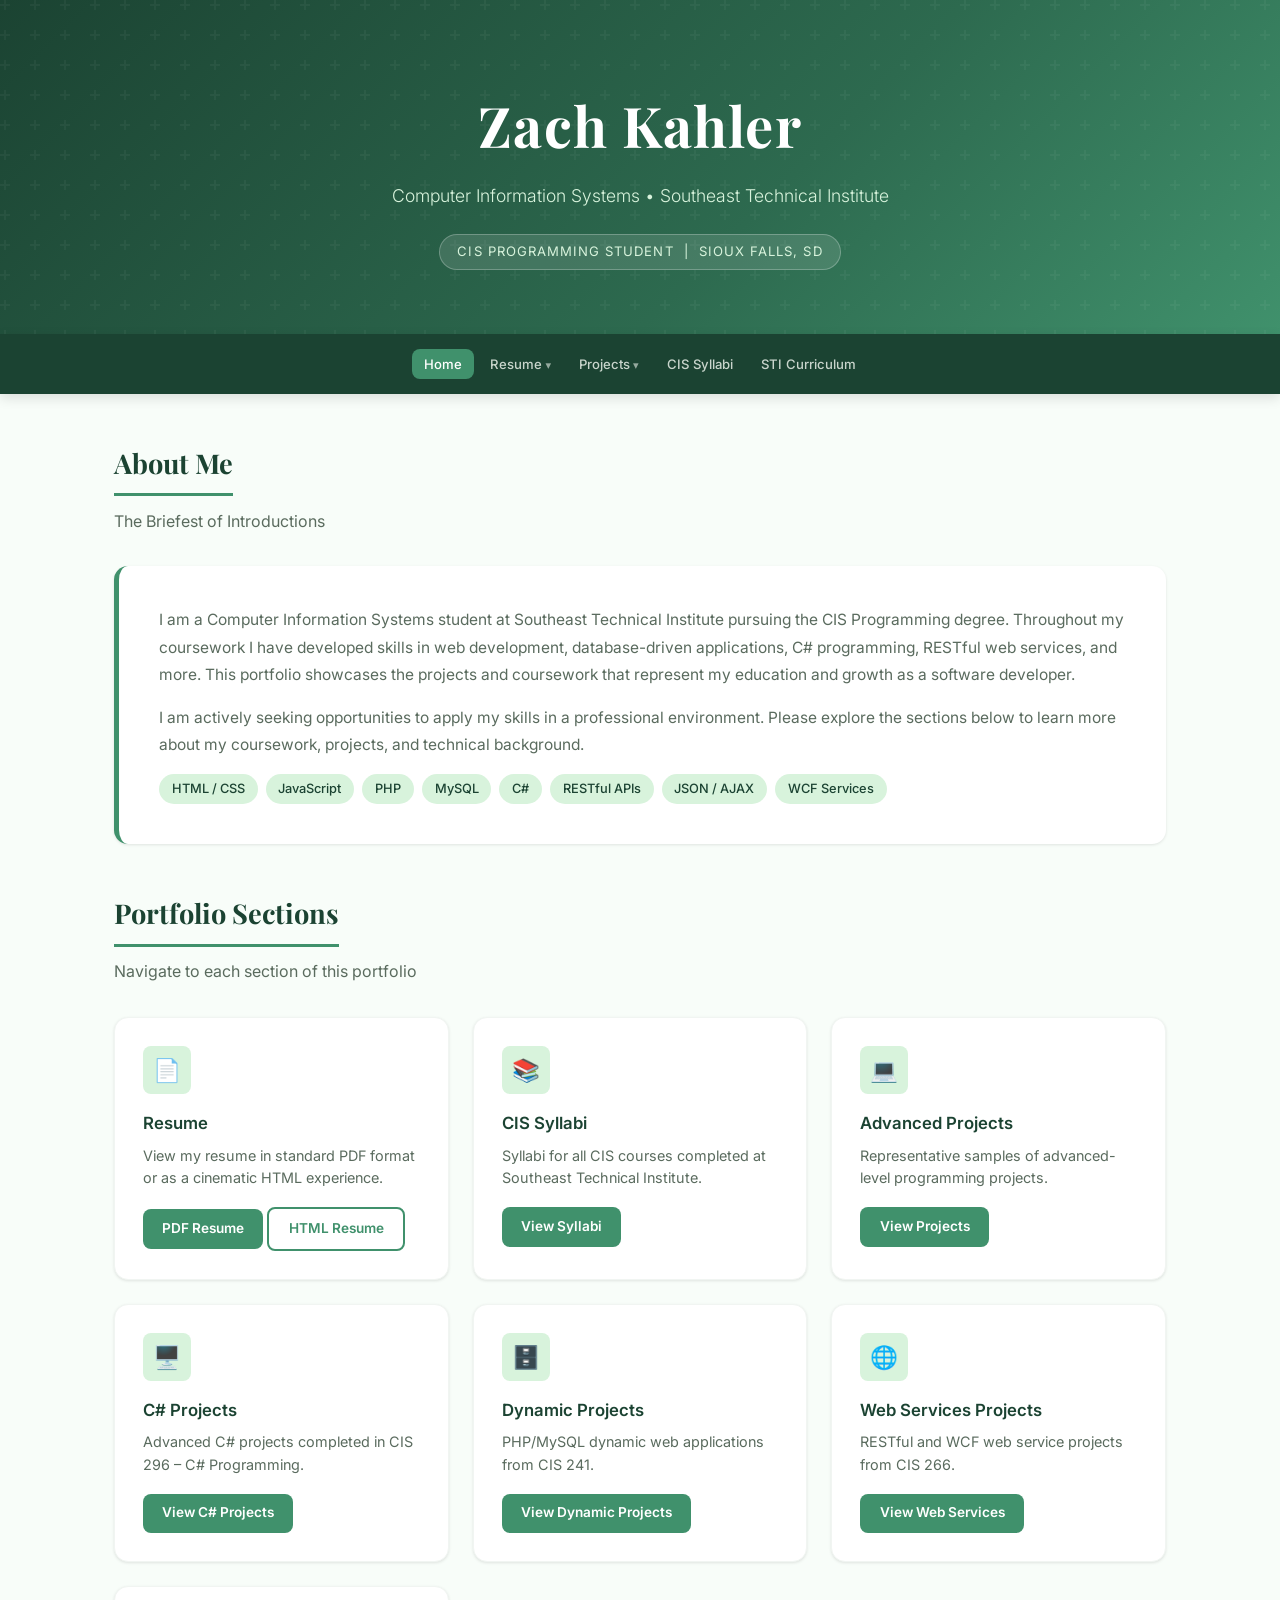
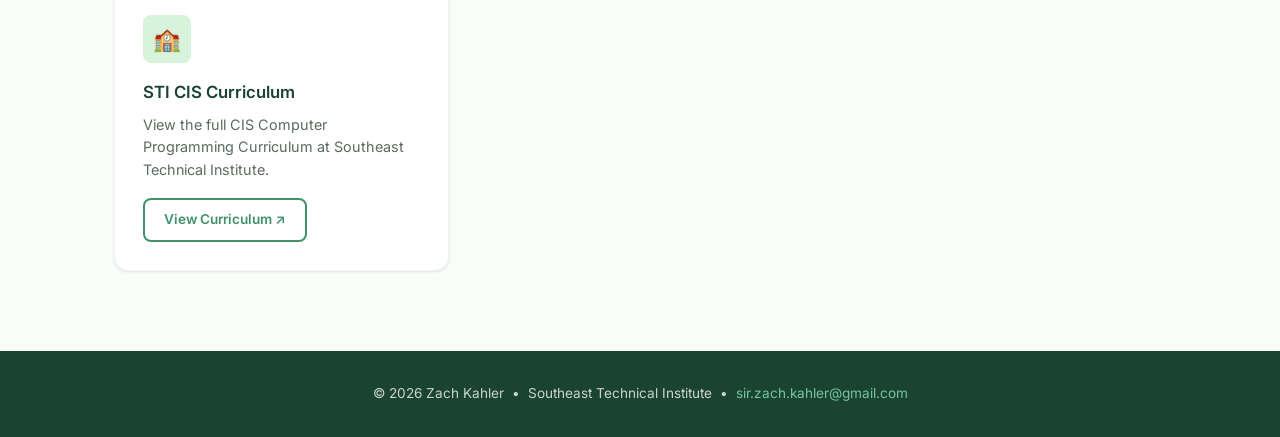
<file: index.html>
<!DOCTYPE html>
<html lang="en">
<head>
  <meta charset="UTF-8" />
  <meta name="viewport" content="width=device-width, initial-scale=1.0" />
  <title>Zach Kahler – Electronic Portfolio</title>
  <link rel="stylesheet" href="style.css" />
</head>
<body>

  <!-- ── Hero ── -->
  <header class="hero">
    <h1>Zach Kahler</h1>
    <p class="subtitle">Computer Information Systems &bull; Southeast Technical Institute</p>
    <div class="hero-badge">CIS Programming Student &nbsp;|&nbsp; Sioux Falls, SD</div>
  </header>

  <!-- ── Navigation ── -->
  <nav>
    <div class="nav-inner">
      <ul class="nav-links">
        <li><a href="index.html" class="active">Home</a></li>
        <li class="nav-dropdown">
          <a href="ZachKahlerResume.pdf" target="_blank">Resume</a>
          <ul class="dropdown-menu">
            <li><a href="ZachKahlerResume.pdf" target="_blank">PDF Resume</a></li>
            <li><a href="ZachKahlerResume_Matrix.html" target="_blank">HTML Resume</a></li>
          </ul>
        </li>
        <li class="nav-dropdown">
          <a href="all_projects.html">Projects</a>
          <ul class="dropdown-menu">
            <li><a href="projects.html">Advanced Projects</a></li>
            <li><a href="csharp_projects.html">C# Projects</a></li>
            <li><a href="dynamic_projects.html">Dynamic Projects</a></li>
            <li><a href="webservices_projects.html">Web Services</a></li>
          </ul>
        </li>
        <li><a href="CIS_Syllabi.html">CIS Syllabi</a></li>
        <li><a href="http://catalog.southeasttech.edu/preview_program.php?catoid=17&poid=2004&hl=%22programming%22" target="_blank">STI Curriculum</a></li>
      </ul>
    </div>
  </nav>

  <!-- ── Main Content ── -->
  <main>

    <!-- About -->
    <h2 class="section-title">About Me</h2>
    <p class="section-subtitle">The Briefest of Introductions</p>
    <div class="bio-block">
      <p>
        I am a Computer Information Systems student at Southeast Technical Institute pursuing the CIS Programming degree.
        Throughout my coursework I have developed skills in web development, database-driven applications, C# programming,
        RESTful web services, and more. This portfolio showcases the projects and coursework that represent my education
        and growth as a software developer.
      </p>
      <p style="margin-top:1rem;">
        I am actively seeking opportunities to apply my skills in a professional environment. Please explore the sections
        below to learn more about my coursework, projects, and technical background.
      </p>
      <div class="chip-list">
        <span class="chip">HTML / CSS</span>
        <span class="chip">JavaScript</span>
        <span class="chip">PHP</span>
        <span class="chip">MySQL</span>
        <span class="chip">C#</span>
        <span class="chip">RESTful APIs</span>
        <span class="chip">JSON / AJAX</span>
        <span class="chip">WCF Services</span>
      </div>
    </div>

    <!-- Quick Links -->
    <div class="mt-3">
      <h2 class="section-title">Portfolio Sections</h2>
      <p class="section-subtitle">Navigate to each section of this portfolio</p>
      <div class="card-grid">

        <div class="card">
          <div class="card-icon">📄</div>
          <h3>Resume</h3>
          <p>View my resume in standard PDF format or as a cinematic HTML experience.</p>
          <a class="btn" href="ZachKahlerResume.pdf" target="_blank">PDF Resume</a>
          <a class="btn btn-outline" href="ZachKahlerResume_Matrix.html" target="_blank">HTML Resume</a>
        </div>

        <div class="card">
          <div class="card-icon">📚</div>
          <h3>CIS Syllabi</h3>
          <p>Syllabi for all CIS courses completed at Southeast Technical Institute.</p>
          <a class="btn" href="CIS_Syllabi.html">View Syllabi</a>
        </div>

        <div class="card">
          <div class="card-icon">💻</div>
          <h3>Advanced Projects</h3>
          <p>Representative samples of advanced-level programming projects.</p>
          <a class="btn" href="all_projects.html">View Projects</a>
        </div>

        <div class="card">
          <div class="card-icon">🖥️</div>
          <h3>C# Projects</h3>
          <p>Advanced C# projects completed in CIS 296 – C# Programming.</p>
          <a class="btn" href="csharp_projects.html">View C# Projects</a>
        </div>

        <div class="card">
          <div class="card-icon">🗄️</div>
          <h3>Dynamic Projects</h3>
          <p>PHP/MySQL dynamic web applications from CIS 241.</p>
          <a class="btn" href="dynamic_projects.html">View Dynamic Projects</a>
        </div>

        <div class="card">
          <div class="card-icon">🌐</div>
          <h3>Web Services Projects</h3>
          <p>RESTful and WCF web service projects from CIS 266.</p>
          <a class="btn" href="webservices_projects.html">View Web Services</a>
        </div>

        <div class="card">
          <div class="card-icon">🏫</div>
          <h3>STI CIS Curriculum</h3>
          <p>View the full CIS Computer Programming Curriculum at Southeast Technical Institute.</p>
          <a class="btn btn-outline" href="https://catalog.southeasttech.edu/preview_program.php?catoid=33&poid=4117&hl=%22computer+programming%22&returnto=search" target="_blank">View Curriculum ↗</a>
        </div>

      </div>
    </div>

  </main>

  <!-- ── Footer ── -->
  <footer>
    <p>&copy; 2026 Zach Kahler &nbsp;&bull;&nbsp; Southeast Technical Institute &nbsp;&bull;&nbsp;
      <a href="mailto:sir.zach.kahler@gmail.com">sir.zach.kahler@gmail.com</a>
    </p>
  </footer>

</body>
</html>
</file>
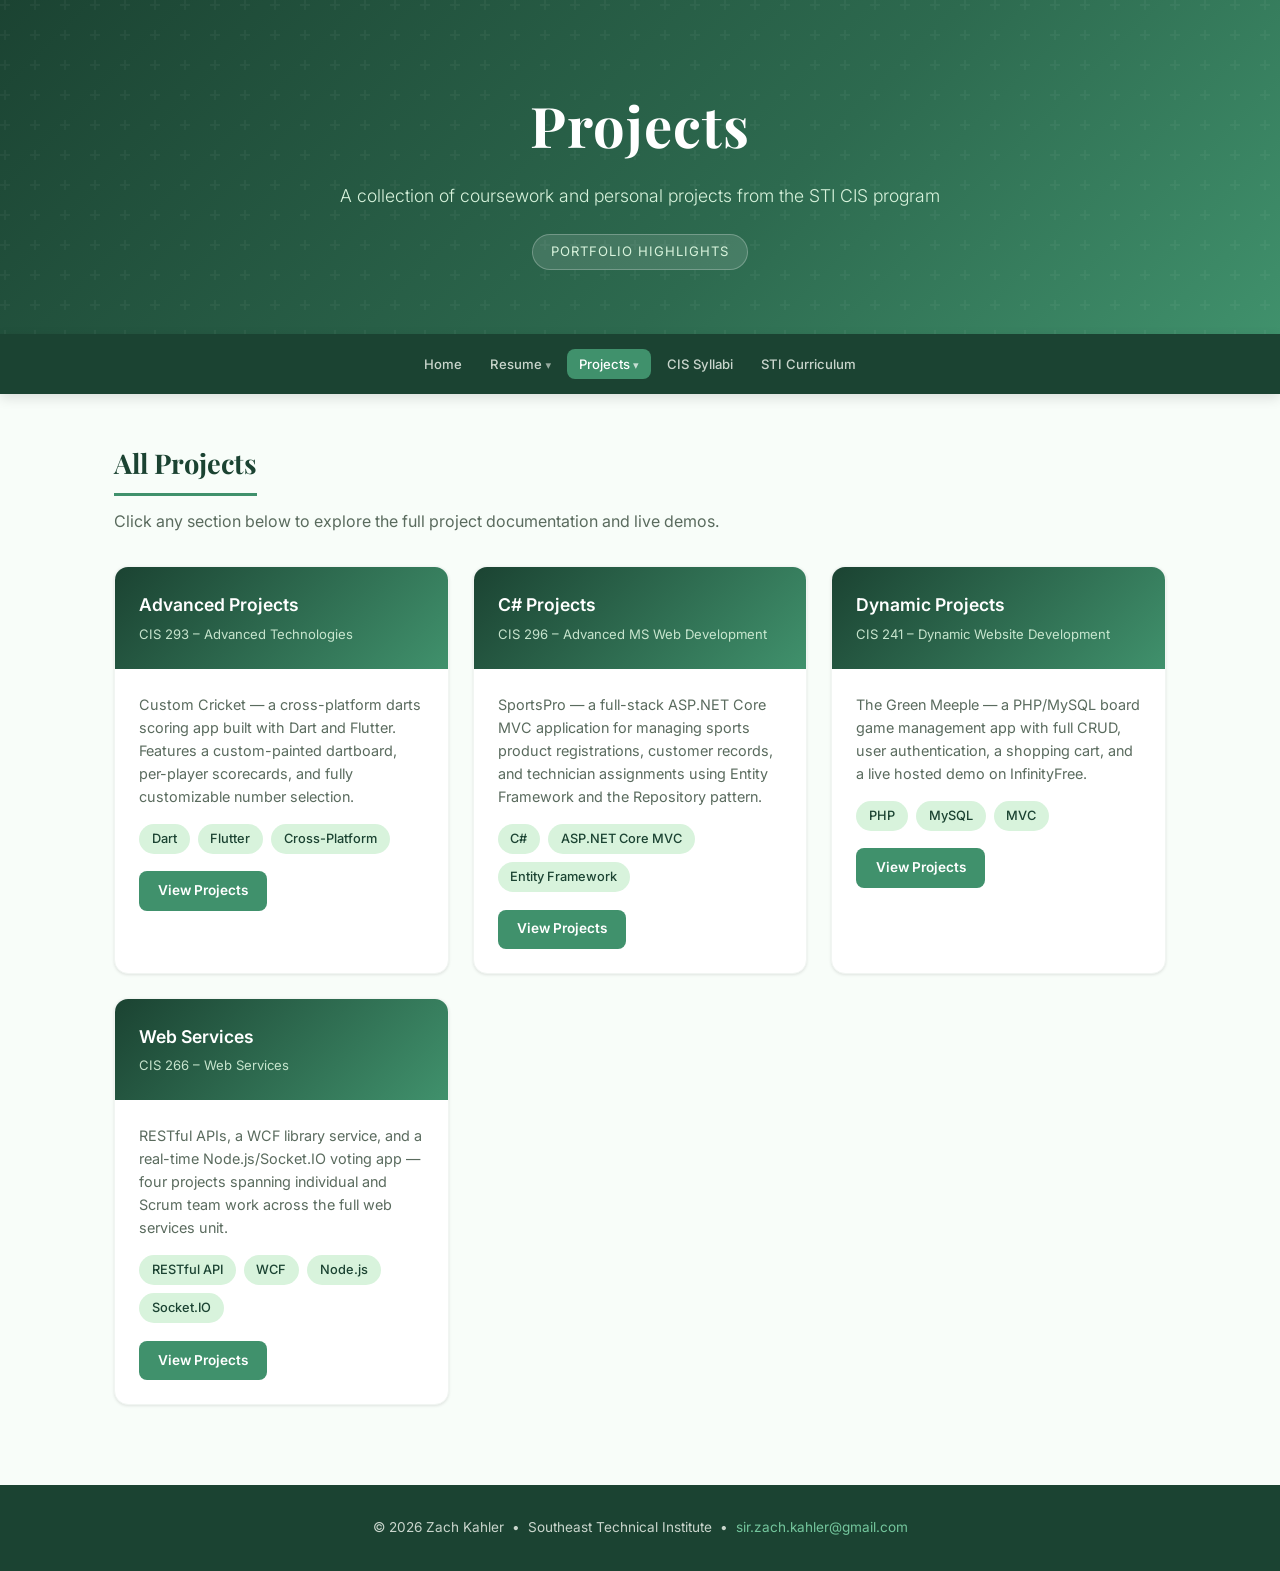
<file: all_projects.html>
<!DOCTYPE html>
<html lang="en">
<head>
  <meta charset="UTF-8" />
  <meta name="viewport" content="width=device-width, initial-scale=1.0" />
  <title>Projects – Zach Kahler</title>
  <link rel="stylesheet" href="style.css" />
</head>
<body>

  <!-- ── Hero ── -->
  <header class="hero">
    <h1>Projects</h1>
    <p class="subtitle">A collection of coursework and personal projects from the STI CIS program</p>
    <div class="hero-badge">Portfolio Highlights</div>
  </header>

  <!-- ── Navigation ── -->
  <nav>
    <div class="nav-inner">
      <ul class="nav-links">
        <li><a href="index.html">Home</a></li>
        <li class="nav-dropdown">
          <a href="ZachKahlerResume.pdf" target="_blank">Resume</a>
          <ul class="dropdown-menu">
            <li><a href="ZachKahlerResume.pdf" target="_blank">PDF Resume</a></li>
            <li><a href="ZachKahlerResume_Matrix.html" target="_blank">HTML Resume</a></li>
          </ul>
        </li>
        <li class="nav-dropdown">
          <a href="all_projects.html" class="active">Projects</a>
          <ul class="dropdown-menu">
            <li><a href="projects.html">Advanced Projects</a></li>
            <li><a href="csharp_projects.html">C# Projects</a></li>
            <li><a href="dynamic_projects.html">Dynamic Projects</a></li>
            <li><a href="webservices_projects.html">Web Services</a></li>
          </ul>
        </li>
        <li><a href="CIS_Syllabi.html">CIS Syllabi</a></li>
        <li><a href="https://catalog.southeasttech.edu/preview_program.php?catoid=33&poid=4117&hl=%22computer+programming%22&returnto=search" target="_blank">STI Curriculum</a></li>
      </ul>
    </div>
  </nav>

  <!-- ── Main Content ── -->
  <main>
    <h2 class="section-title">All Projects</h2>
    <p class="section-subtitle">Click any section below to explore the full project documentation and live demos.</p>

    <div class="card-grid">

      <div class="project-card">
        <div class="project-card-header">
          <h3>Advanced Projects</h3>
          <p>CIS 293 &ndash; Advanced Technologies</p>
        </div>
        <div class="project-card-body">
          <p>
            Custom Cricket — a cross-platform darts scoring app built with Dart and Flutter.
            Features a custom-painted dartboard, per-player scorecards, and fully customizable
            number selection.
          </p>
          <div class="chip-list">
            <span class="chip">Dart</span>
            <span class="chip">Flutter</span>
            <span class="chip">Cross-Platform</span>
          </div>
          <a class="btn" href="projects.html">View Projects</a>
        </div>
      </div>

      <div class="project-card">
        <div class="project-card-header">
          <h3>C# Projects</h3>
          <p>CIS 296 &ndash; Advanced MS Web Development</p>
        </div>
        <div class="project-card-body">
          <p>
            SportsPro — a full-stack ASP.NET Core MVC application for managing sports product
            registrations, customer records, and technician assignments using Entity Framework
            and the Repository pattern.
          </p>
          <div class="chip-list">
            <span class="chip">C#</span>
            <span class="chip">ASP.NET Core MVC</span>
            <span class="chip">Entity Framework</span>
          </div>
          <a class="btn" href="csharp_projects.html">View Projects</a>
        </div>
      </div>

      <div class="project-card">
        <div class="project-card-header">
          <h3>Dynamic Projects</h3>
          <p>CIS 241 &ndash; Dynamic Website Development</p>
        </div>
        <div class="project-card-body">
          <p>
            The Green Meeple — a PHP/MySQL board game management app with full CRUD, user
            authentication, a shopping cart, and a live hosted demo on InfinityFree.
          </p>
          <div class="chip-list">
            <span class="chip">PHP</span>
            <span class="chip">MySQL</span>
            <span class="chip">MVC</span>
          </div>
          <a class="btn" href="dynamic_projects.html">View Projects</a>
        </div>
      </div>

      <div class="project-card">
        <div class="project-card-header">
          <h3>Web Services</h3>
          <p>CIS 266 &ndash; Web Services</p>
        </div>
        <div class="project-card-body">
          <p>
            RESTful APIs, a WCF library service, and a real-time Node.js/Socket.IO voting app —
            four projects spanning individual and Scrum team work across the full web services unit.
          </p>
          <div class="chip-list">
            <span class="chip">RESTful API</span>
            <span class="chip">WCF</span>
            <span class="chip">Node.js</span>
            <span class="chip">Socket.IO</span>
          </div>
          <a class="btn" href="webservices_projects.html">View Projects</a>
        </div>
      </div>

    </div>
  </main>

  <!-- ── Footer ── -->
  <footer>
    <p>&copy; 2026 Zach Kahler &nbsp;&bull;&nbsp; Southeast Technical Institute &nbsp;&bull;&nbsp;
      <a href="mailto:sir.zach.kahler@gmail.com">sir.zach.kahler@gmail.com</a>
    </p>
  </footer>

</body>
</html>
</file>
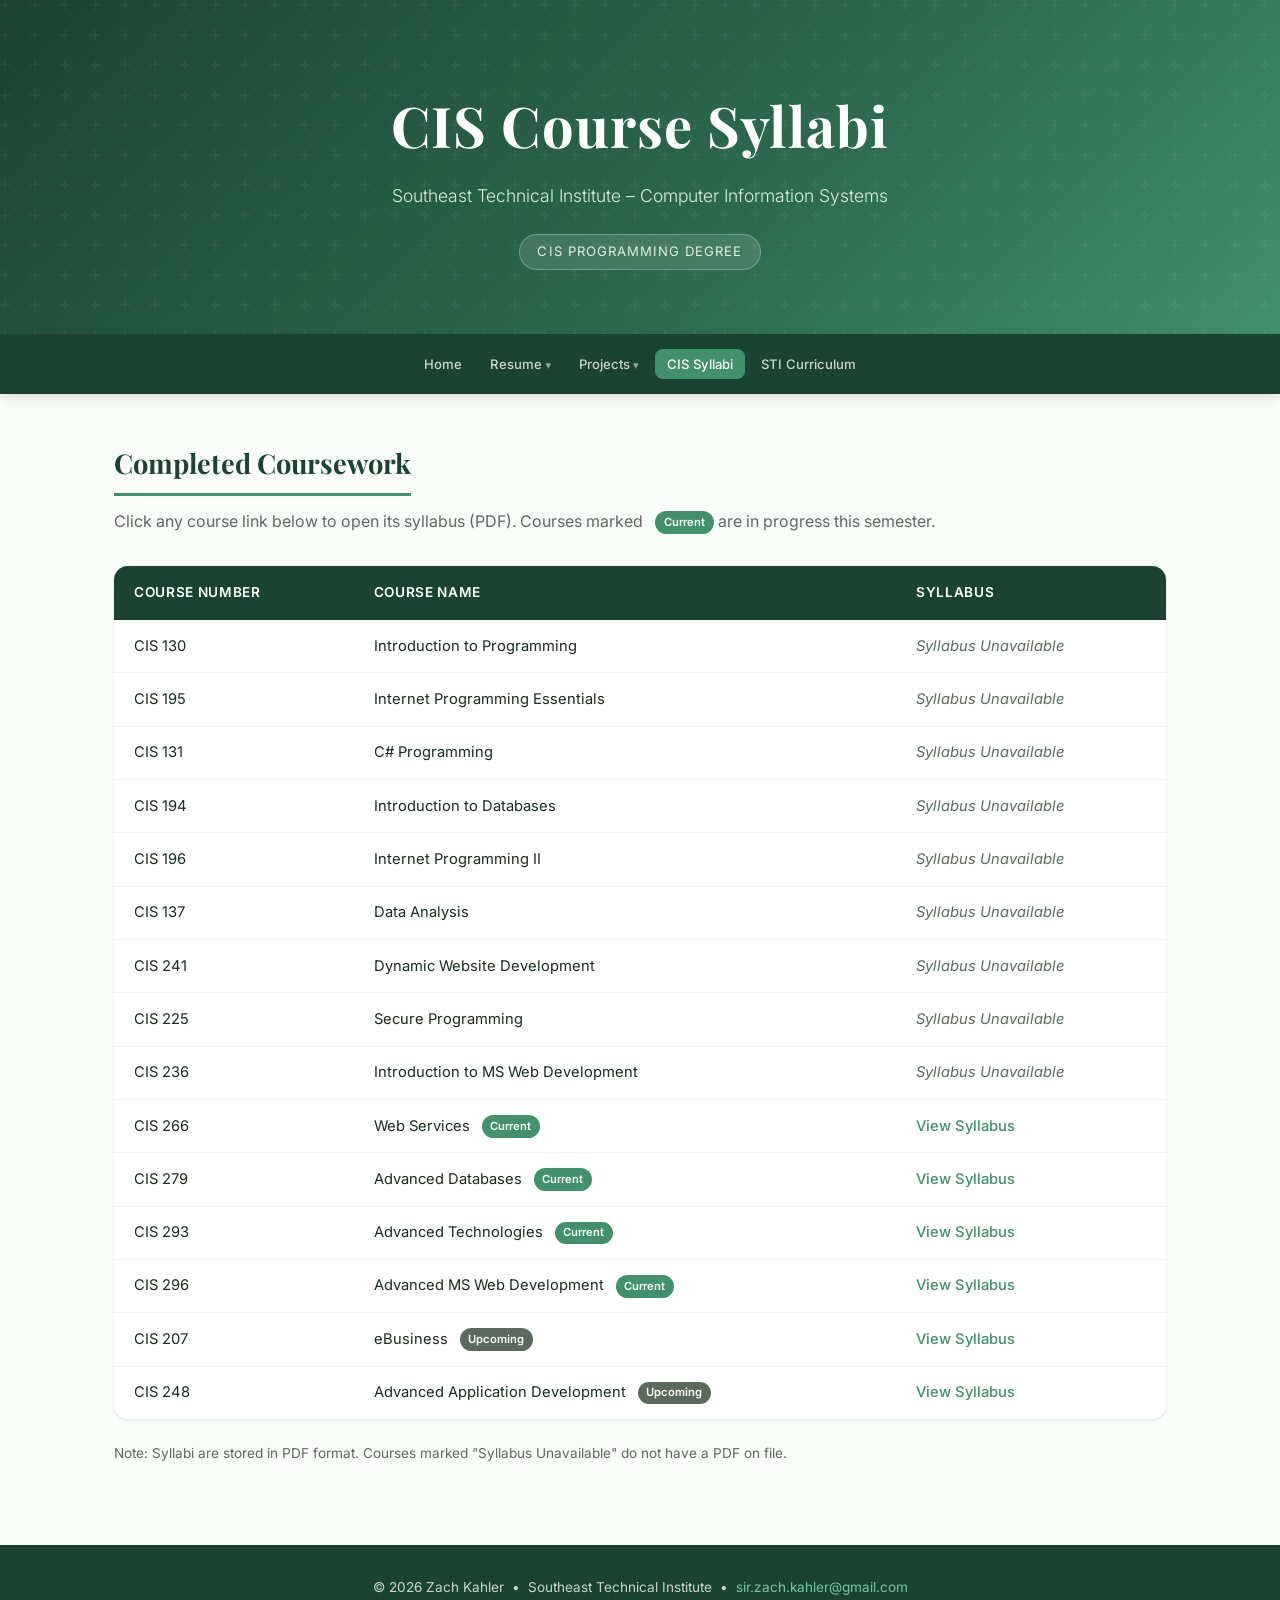
<file: CIS_Syllabi.html>
<!DOCTYPE html>
<html lang="en">
<head>
  <meta charset="UTF-8" />
  <meta name="viewport" content="width=device-width, initial-scale=1.0" />
  <title>CIS Syllabi – Zach Kahler</title>
  <link rel="stylesheet" href="style.css" />
</head>
<body>

  <!-- ── Hero ── -->
  <header class="hero">
    <h1>CIS Course Syllabi</h1>
    <p class="subtitle">Southeast Technical Institute &ndash; Computer Information Systems</p>
    <div class="hero-badge">CIS Programming Degree</div>
  </header>

  <!-- ── Navigation ── -->
  <nav>
    <div class="nav-inner">
      <ul class="nav-links">
        <li><a href="index.html">Home</a></li>
        <li class="nav-dropdown">
          <a href="ZachKahlerResume.pdf" target="_blank">Resume</a>
          <ul class="dropdown-menu">
            <li><a href="ZachKahlerResume.pdf" target="_blank">PDF Resume</a></li>
            <li><a href="ZachKahlerResume_Matrix.html" target="_blank">HTML Resume</a></li>
          </ul>
        </li>
        <li class="nav-dropdown">
          <a href="all_projects.html">Projects</a>
          <ul class="dropdown-menu">
            <li><a href="projects.html">Advanced Projects</a></li>
            <li><a href="csharp_projects.html">C# Projects</a></li>
            <li><a href="dynamic_projects.html">Dynamic Projects</a></li>
            <li><a href="webservices_projects.html">Web Services</a></li>
          </ul>
        </li>
        <li><a href="CIS_Syllabi.html" class="active">CIS Syllabi</a></li>
        <li><a href="https://catalog.southeasttech.edu/preview_program.php?catoid=33&poid=4117&hl=%22computer+programming%22&returnto=search" target="_blank">STI Curriculum</a></li>
      </ul>
    </div>
  </nav>

  <!-- ── Main Content ── -->
  <main>
    <h2 class="section-title">Completed Coursework</h2>
    <p class="section-subtitle">
      Click any course link below to open its syllabus (PDF). Courses marked
      <span class="badge-current">Current</span> are in progress this semester.
    </p>

    <table class="syllabi-table">
      <thead>
        <tr>
          <th>Course Number</th>
          <th>Course Name</th>
          <th>Syllabus</th>
        </tr>
      </thead>
      <tbody>

        <tr>
          <td>CIS 130</td>
          <td>Introduction to Programming</td>
          <td><span style="color:var(--gray-600);font-style:italic;">Syllabus Unavailable</span></td>
        </tr>
        <tr>
          <td>CIS 195</td>
          <td>Internet Programming Essentials</td>
          <td><span style="color:var(--gray-600);font-style:italic;">Syllabus Unavailable</span></td>
        </tr>
        <tr>
          <td>CIS 131</td>
          <td>C# Programming</td>
          <td><span style="color:var(--gray-600);font-style:italic;">Syllabus Unavailable</span></td>
        </tr>
        <tr>
          <td>CIS 194</td>
          <td>Introduction to Databases</td>
          <td><span style="color:var(--gray-600);font-style:italic;">Syllabus Unavailable</span></td>
        </tr>
        <tr>
          <td>CIS 196</td>
          <td>Internet Programming II</td>
          <td><span style="color:var(--gray-600);font-style:italic;">Syllabus Unavailable</span></td>
        </tr>
        <tr>
          <td>CIS 137</td>
          <td>Data Analysis</td>
          <td><span style="color:var(--gray-600);font-style:italic;">Syllabus Unavailable</span></td>
        </tr>
        <tr>
          <td>CIS 241</td>
          <td>Dynamic Website Development</td>
          <td><span style="color:var(--gray-600);font-style:italic;">Syllabus Unavailable</span></td>
        </tr>
        <tr>
          <td>CIS 225</td>
          <td>Secure Programming</td>
          <td><span style="color:var(--gray-600);font-style:italic;">Syllabus Unavailable</span></td>
        </tr>
        <tr>
          <td>CIS 236</td>
          <td>Introduction to MS Web Development</td>
          <td><span style="color:var(--gray-600);font-style:italic;">Syllabus Unavailable</span></td>
        </tr>
        <tr>
          <td>CIS 266</td>
          <td>Web Services <span class="badge-current">Current</span></td>
          <td><a href="CIS_Syllabus/CIS266_Syllabus.pdf" target="_blank">View Syllabus</a></td>
        </tr>
        <tr>
          <td>CIS 279</td>
          <td>Advanced Databases <span class="badge-current">Current</span></td>
          <td><a href="CIS_Syllabus/CIS279_Syllabus.pdf" target="_blank">View Syllabus</a></td>
        </tr>
        <tr>
          <td>CIS 293</td>
          <td>Advanced Technologies <span class="badge-current">Current</span></td>
          <td><a href="CIS_Syllabus/CIS293_Syllabus.pdf" target="_blank">View Syllabus</a></td>
        </tr>
        <tr>
          <td>CIS 296</td>
          <td>Advanced MS Web Development <span class="badge-current">Current</span></td>
          <td><a href="CIS_Syllabus/CIS296_Syllabus.pdf" target="_blank">View Syllabus</a></td>
        </tr>
        <tr>
          <td>CIS 207</td>
          <td>eBusiness <span class="badge-upcoming">Upcoming</span></td>
          <td><a href="CIS_Syllabus/CIS207_Syllabus.pdf" target="_blank">View Syllabus</a></td>
        </tr>
        <tr>
          <td>CIS 248</td>
          <td>Advanced Application Development <span class="badge-upcoming">Upcoming</span></td>
          <td><a href="CIS_Syllabus/CIS248_Syllabus.pdf" target="_blank">View Syllabus</a></td>
        </tr>

      </tbody>
    </table>

    <p style="margin-top:1.5rem; font-size:.85rem; color:var(--gray-600);">
      Note: Syllabi are stored in PDF format. Courses marked "Syllabus Unavailable" do not have a PDF on file.
    </p>
  </main>

  <!-- ── Footer ── -->
  <footer>
    <p>&copy; 2026 Zach Kahler &nbsp;&bull;&nbsp; Southeast Technical Institute &nbsp;&bull;&nbsp;
      <a href="mailto:sir.zach.kahler@gmail.com">sir.zach.kahler@gmail.com</a>
    </p>
  </footer>

</body>
</html>
</file>
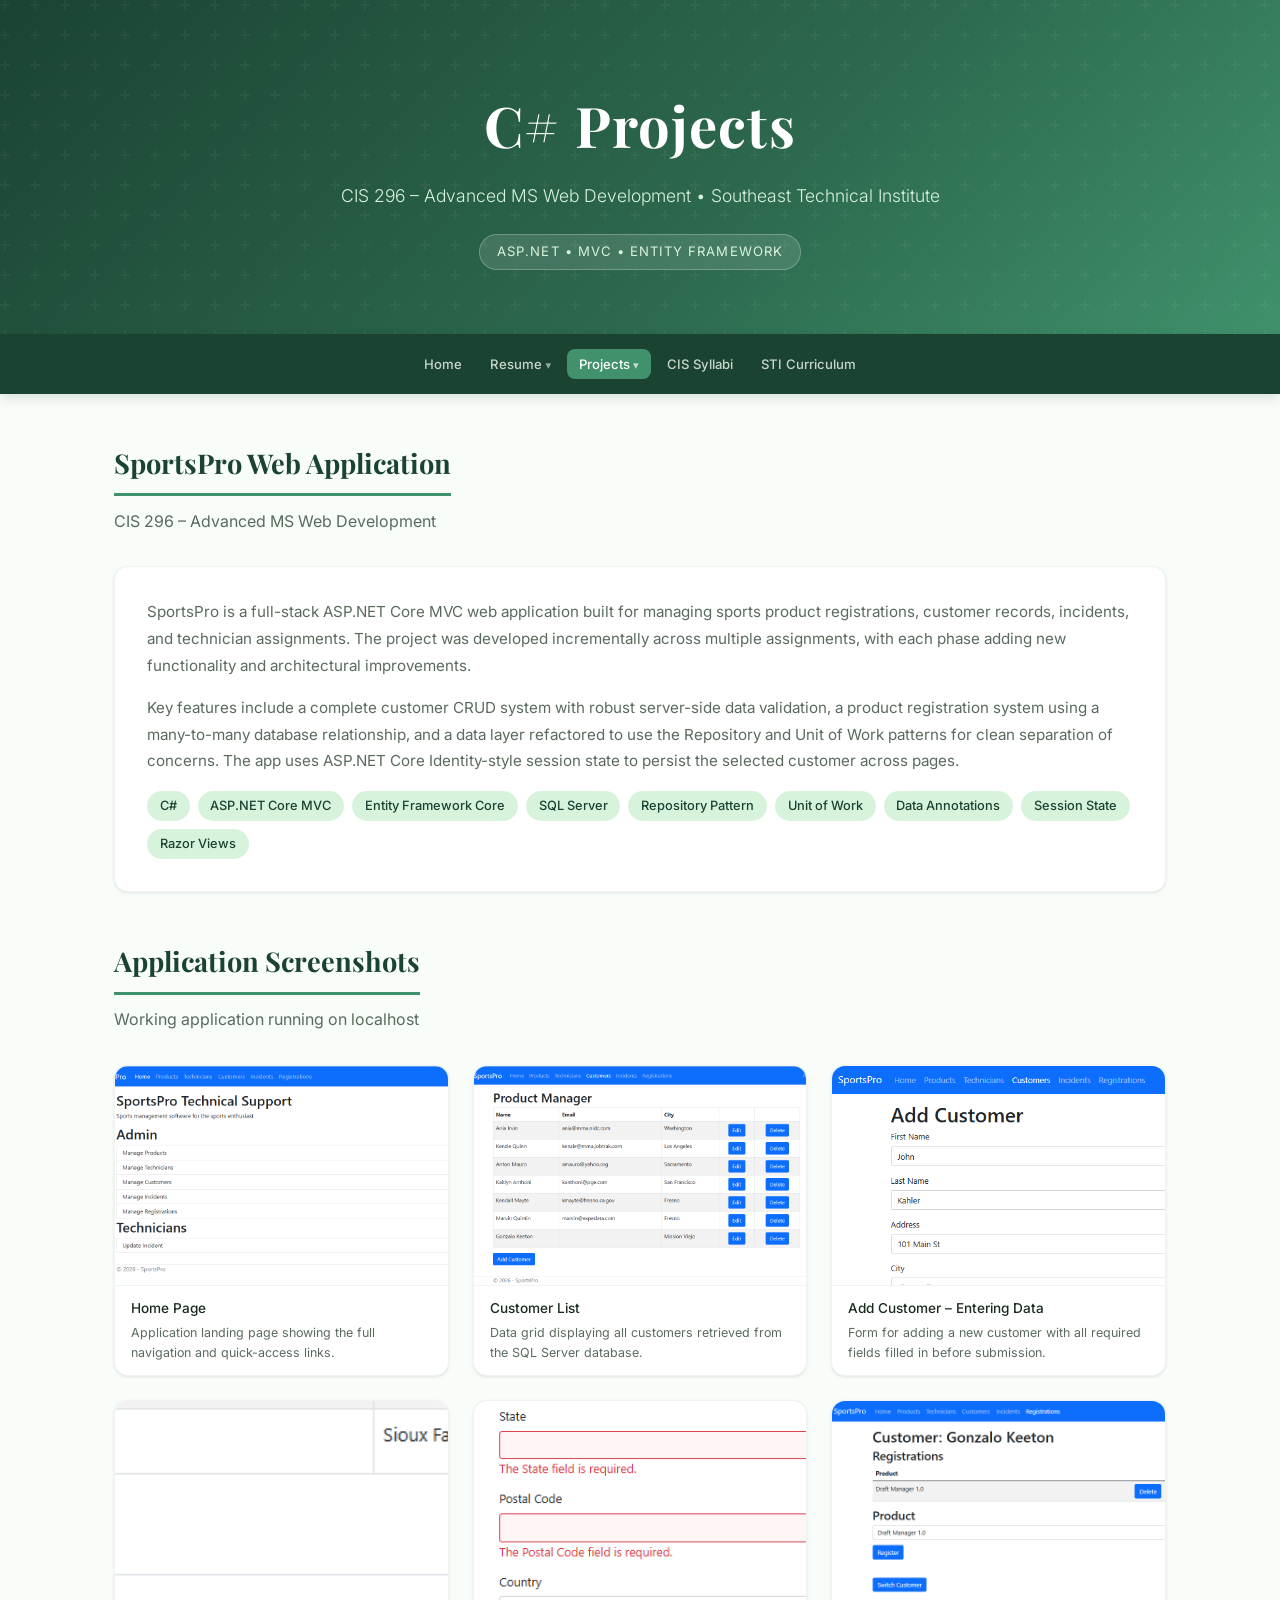
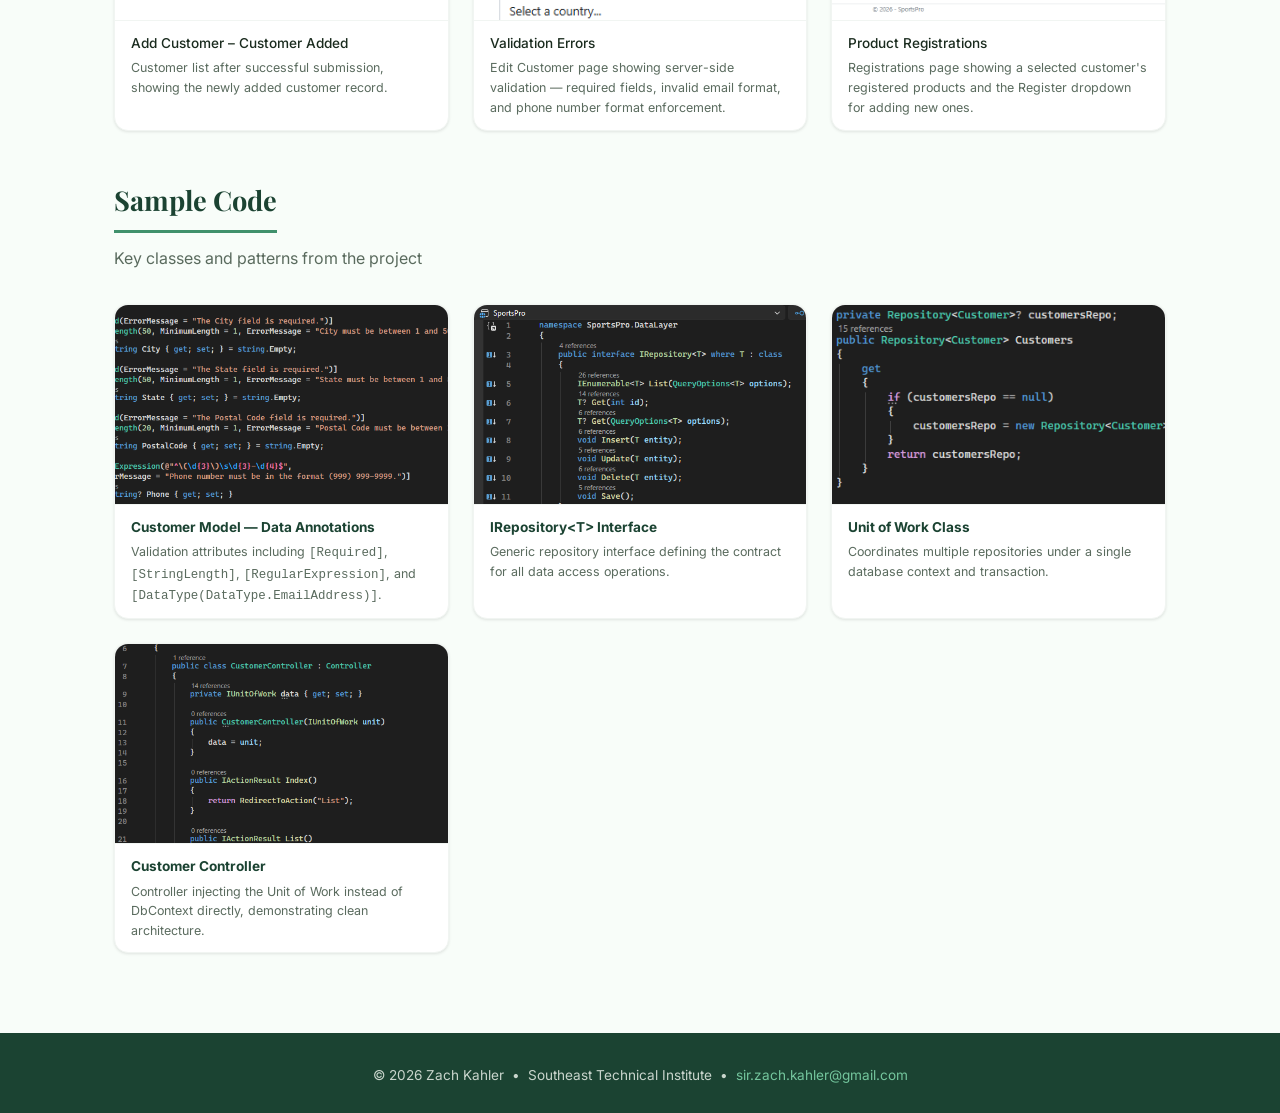
<file: csharp_projects.html>
<!DOCTYPE html>
<html lang="en">
<head>
  <meta charset="UTF-8" />
  <meta name="viewport" content="width=device-width, initial-scale=1.0" />
  <title>C# Projects – Zach Kahler</title>
  <link rel="stylesheet" href="style.css" />
</head>
<body>

  <!-- ── Hero ── -->
  <header class="hero">
    <h1>C# Projects</h1>
    <p class="subtitle">CIS 296 &ndash; Advanced MS Web Development &bull; Southeast Technical Institute</p>
    <div class="hero-badge">ASP.NET &bull; MVC &bull; Entity Framework</div>
  </header>

  <!-- ── Navigation ── -->
  <nav>
    <div class="nav-inner">
      <ul class="nav-links">
        <li><a href="index.html">Home</a></li>
        <li class="nav-dropdown">
          <a href="ZachKahlerResume.pdf" target="_blank">Resume</a>
          <ul class="dropdown-menu">
            <li><a href="ZachKahlerResume.pdf" target="_blank">PDF Resume</a></li>
            <li><a href="ZachKahlerResume_Matrix.html" target="_blank">HTML Resume</a></li>
          </ul>
        </li>
        <li class="nav-dropdown">
          <a href="all_projects.html" class="active">Projects</a>
          <ul class="dropdown-menu">
            <li><a href="projects.html">Advanced Projects</a></li>
            <li><a href="csharp_projects.html">C# Projects</a></li>
            <li><a href="dynamic_projects.html">Dynamic Projects</a></li>
            <li><a href="webservices_projects.html">Web Services</a></li>
          </ul>
        </li>
        <li><a href="CIS_Syllabi.html">CIS Syllabi</a></li>
        <li><a href="https://catalog.southeasttech.edu/preview_program.php?catoid=33&poid=4117&hl=%22computer+programming%22&returnto=search" target="_blank">STI Curriculum</a></li>
      </ul>
    </div>
  </nav>

  <!-- ── Main Content ── -->
  <main>

    <!-- ── SportsPro ── -->
    <h2 class="section-title">SportsPro Web Application</h2>
    <p class="section-subtitle">CIS 296 &ndash; Advanced MS Web Development</p>

    <div class="project-desc">
      <p>
        SportsPro is a full-stack ASP.NET Core MVC web application built for managing sports product
        registrations, customer records, incidents, and technician assignments. The project was developed
        incrementally across multiple assignments, with each phase adding new functionality and architectural
        improvements.
      </p>
      <p>
        Key features include a complete customer CRUD system with robust server-side data validation,
        a product registration system using a many-to-many database relationship, and a data layer
        refactored to use the Repository and Unit of Work patterns for clean separation of concerns.
        The app uses ASP.NET Core Identity-style session state to persist the selected customer across pages.
      </p>
      <div class="chip-list">
        <span class="chip">C#</span>
        <span class="chip">ASP.NET Core MVC</span>
        <span class="chip">Entity Framework Core</span>
        <span class="chip">SQL Server</span>
        <span class="chip">Repository Pattern</span>
        <span class="chip">Unit of Work</span>
        <span class="chip">Data Annotations</span>
        <span class="chip">Session State</span>
        <span class="chip">Razor Views</span>
      </div>
    </div>

    <!-- App Screenshots -->
    <div class="mt-3">
      <h3 class="section-title">Application Screenshots</h3>
      <p class="section-subtitle">Working application running on localhost</p>

      <div class="screenshot-grid">

        <div class="screenshot-item">
          <img src="images/sportspro/home.png" alt="SportsPro Home Page" />
          <div class="screenshot-caption">
            Home Page
            <p>Application landing page showing the full navigation and quick-access links.</p>
          </div>
        </div>

        <div class="screenshot-item">
          <img src="images/sportspro/customer-list.png" alt="Customer List" />
          <div class="screenshot-caption">
            Customer List
            <p>Data grid displaying all customers retrieved from the SQL Server database.</p>
          </div>
        </div>

        <div class="screenshot-item">
          <img src="images/sportspro/add-customer1.png" alt="Add Customer – Entering Data" />
          <div class="screenshot-caption">
            Add Customer – Entering Data
            <p>Form for adding a new customer with all required fields filled in before submission.</p>
          </div>
        </div>

        <div class="screenshot-item">
          <img src="images/sportspro/add-customer2.png" alt="Add Customer – Customer Added" />
          <div class="screenshot-caption">
            Add Customer – Customer Added
            <p>Customer list after successful submission, showing the newly added customer record.</p>
          </div>
        </div>

        <div class="screenshot-item">
          <img src="images/sportspro/validation-errors.png" alt="Validation Errors" />
          <div class="screenshot-caption">
            Validation Errors
            <p>Edit Customer page showing server-side validation — required fields, invalid email format, and phone number format enforcement.</p>
          </div>
        </div>

        <div class="screenshot-item">
          <img src="images/sportspro/registrations.png" alt="Product Registrations" />
          <div class="screenshot-caption">
            Product Registrations
            <p>Registrations page showing a selected customer's registered products and the Register dropdown for adding new ones.</p>
          </div>
        </div>

      </div>
    </div>

    <!-- Code Screenshots -->
    <div class="mt-3">
      <h3 class="section-title">Sample Code</h3>
      <p class="section-subtitle">Key classes and patterns from the project</p>

      <div class="code-grid">

        <div class="code-item">
          <img src="images/sportspro/code-customer-model.png" alt="Customer Model Data Annotations" />
          <div class="code-caption">
            <strong>Customer Model — Data Annotations</strong>
            <p>Validation attributes including <code>[Required]</code>, <code>[StringLength]</code>, <code>[RegularExpression]</code>, and <code>[DataType(DataType.EmailAddress)]</code>.</p>
          </div>
        </div>

        <div class="code-item">
          <img src="images/sportspro/code-irepository.png" alt="IRepository Interface" />
          <div class="code-caption">
            <strong>IRepository&lt;T&gt; Interface</strong>
            <p>Generic repository interface defining the contract for all data access operations.</p>
          </div>
        </div>

        <div class="code-item">
          <img src="images/sportspro/code-unitofwork.png" alt="Unit of Work Class" />
          <div class="code-caption">
            <strong>Unit of Work Class</strong>
            <p>Coordinates multiple repositories under a single database context and transaction.</p>
          </div>
        </div>

        <div class="code-item">
          <img src="images/sportspro/code-customer-controller.png" alt="Customer Controller" />
          <div class="code-caption">
            <strong>Customer Controller</strong>
            <p>Controller injecting the Unit of Work instead of DbContext directly, demonstrating clean architecture.</p>
          </div>
        </div>

      </div>
    </div>

  </main>

  <!-- ── Footer ── -->
  <footer>
    <p>&copy; 2026 Zach Kahler &nbsp;&bull;&nbsp; Southeast Technical Institute &nbsp;&bull;&nbsp;
      <a href="mailto:sir.zach.kahler@gmail.com">sir.zach.kahler@gmail.com</a>
    </p>
  </footer>

<script src="lightbox.js"></script>
</body>
</html>
</file>
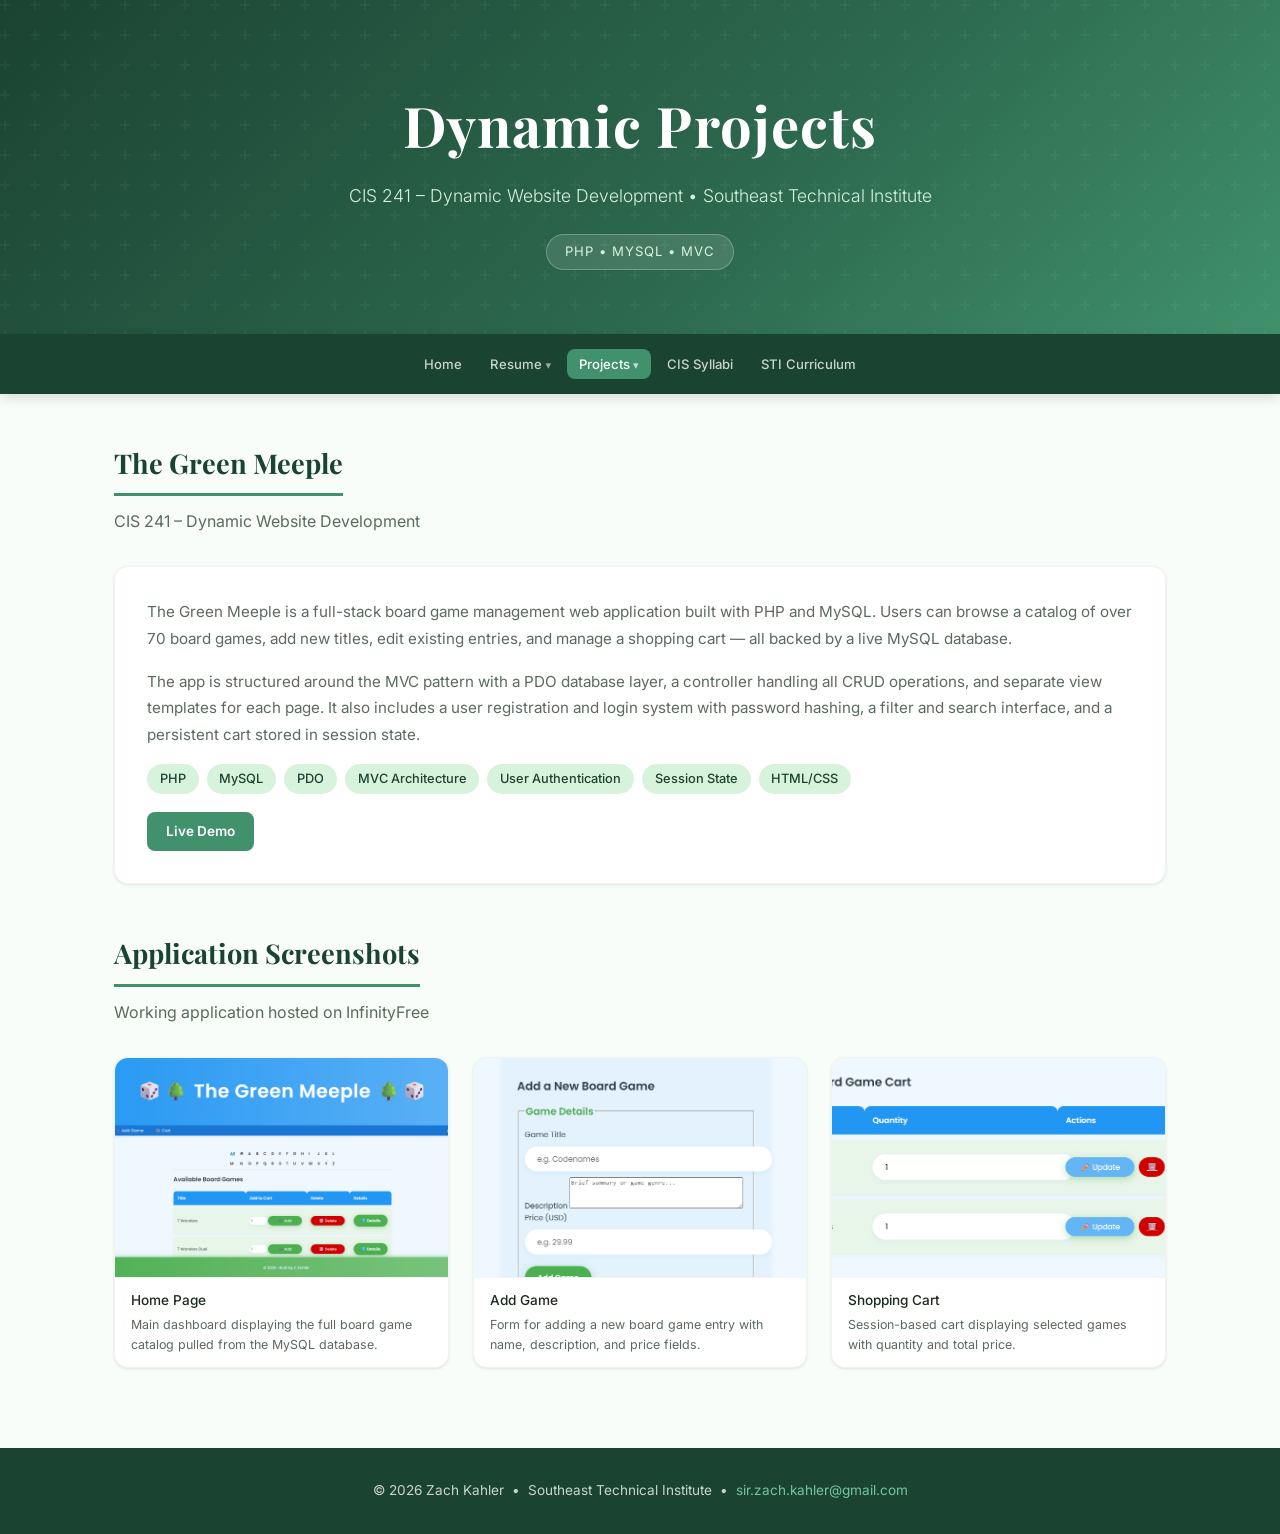
<file: dynamic_projects.html>
<!DOCTYPE html>
<html lang="en">
<head>
  <meta charset="UTF-8" />
  <meta name="viewport" content="width=device-width, initial-scale=1.0" />
  <title>Dynamic Projects – Zach Kahler</title>
  <link rel="stylesheet" href="style.css" />
</head>
<body>

  <!-- ── Hero ── -->
  <header class="hero">
    <h1>Dynamic Projects</h1>
    <p class="subtitle">CIS 241 &ndash; Dynamic Website Development &bull; Southeast Technical Institute</p>
    <div class="hero-badge">PHP &bull; MySQL &bull; MVC</div>
  </header>

  <!-- ── Navigation ── -->
  <nav>
    <div class="nav-inner">
      <ul class="nav-links">
        <li><a href="index.html">Home</a></li>
        <li class="nav-dropdown">
          <a href="ZachKahlerResume.pdf" target="_blank">Resume</a>
          <ul class="dropdown-menu">
            <li><a href="ZachKahlerResume.pdf" target="_blank">PDF Resume</a></li>
            <li><a href="ZachKahlerResume_Matrix.html" target="_blank">HTML Resume</a></li>
          </ul>
        </li>
        <li class="nav-dropdown">
          <a href="all_projects.html" class="active">Projects</a>
          <ul class="dropdown-menu">
            <li><a href="projects.html">Advanced Projects</a></li>
            <li><a href="csharp_projects.html">C# Projects</a></li>
            <li><a href="dynamic_projects.html">Dynamic Projects</a></li>
            <li><a href="webservices_projects.html">Web Services</a></li>
          </ul>
        </li>
        <li><a href="CIS_Syllabi.html">CIS Syllabi</a></li>
        <li><a href="https://catalog.southeasttech.edu/preview_program.php?catoid=33&poid=4117&hl=%22computer+programming%22&returnto=search" target="_blank">STI Curriculum</a></li>
      </ul>
    </div>
  </nav>

  <!-- ── Main Content ── -->
  <main>

    <!-- ── The Green Meeple ── -->
    <h2 class="section-title">The Green Meeple</h2>
    <p class="section-subtitle">CIS 241 &ndash; Dynamic Website Development</p>

    <div class="project-desc">
      <p>
        The Green Meeple is a full-stack board game management web application built with PHP and MySQL.
        Users can browse a catalog of over 70 board games, add new titles, edit existing entries, and
        manage a shopping cart — all backed by a live MySQL database.
      </p>
      <p>
        The app is structured around the MVC pattern with a PDO database layer, a controller handling
        all CRUD operations, and separate view templates for each page. It also includes a user
        registration and login system with password hashing, a filter and search interface, and a
        persistent cart stored in session state.
      </p>
      <div class="chip-list">
        <span class="chip">PHP</span>
        <span class="chip">MySQL</span>
        <span class="chip">PDO</span>
        <span class="chip">MVC Architecture</span>
        <span class="chip">User Authentication</span>
        <span class="chip">Session State</span>
        <span class="chip">HTML/CSS</span>
      </div>
      <a class="btn" href="https://zkahler.infinityfree.me/" target="_blank">Live Demo</a>
    </div>

    <!-- App Screenshots -->
    <div class="mt-3">
      <h3 class="section-title">Application Screenshots</h3>
      <p class="section-subtitle">Working application hosted on InfinityFree</p>

      <div class="screenshot-grid">

        <div class="screenshot-item">
          <img src="images/greenmeeple/homepage.png" alt="Green Meeple Home Page" />
          <div class="screenshot-caption">
            Home Page
            <p>Main dashboard displaying the full board game catalog pulled from the MySQL database.</p>
          </div>
        </div>

        <div class="screenshot-item">
          <img src="images/greenmeeple/addgame.png" alt="Add Game Form" />
          <div class="screenshot-caption">
            Add Game
            <p>Form for adding a new board game entry with name, description, and price fields.</p>
          </div>
        </div>

        <div class="screenshot-item">
          <img src="images/greenmeeple/cart.png" alt="Shopping Cart" />
          <div class="screenshot-caption">
            Shopping Cart
            <p>Session-based cart displaying selected games with quantity and total price.</p>
          </div>
        </div>

      </div>
    </div>

  </main>

  <!-- ── Footer ── -->
  <footer>
    <p>&copy; 2026 Zach Kahler &nbsp;&bull;&nbsp; Southeast Technical Institute &nbsp;&bull;&nbsp;
      <a href="mailto:sir.zach.kahler@gmail.com">sir.zach.kahler@gmail.com</a>
    </p>
  </footer>

<script src="lightbox.js"></script>
</body>
</html>
</file>
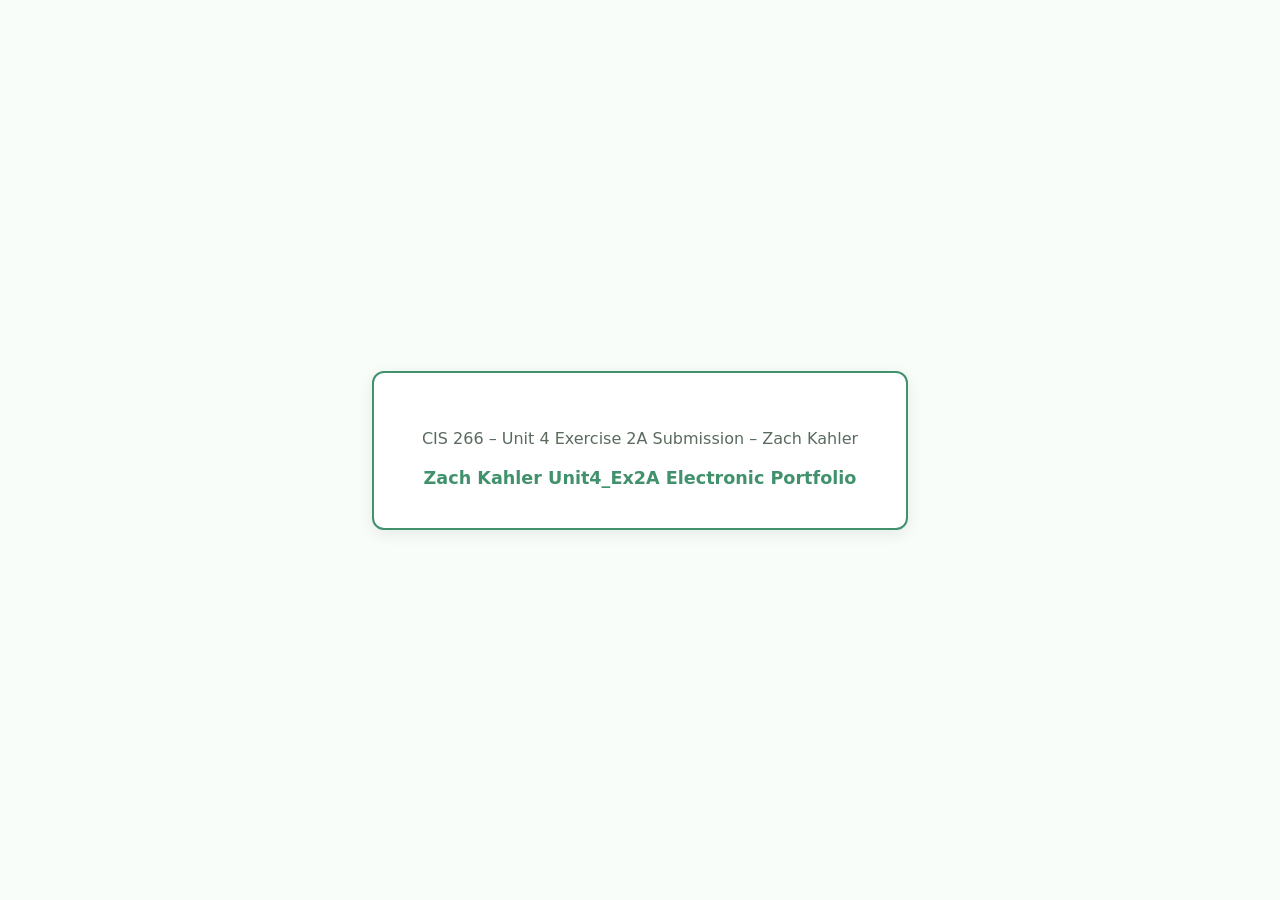
<file: KahlerZ_Unit4_Ex2A.html>
<!DOCTYPE html>
<html lang="en">
<head>
  <meta charset="UTF-8" />
  <meta name="viewport" content="width=device-width, initial-scale=1.0" />
  <title>Kahler Unit4 Ex2A – Submission</title>
  <style>
    body {
      font-family: system-ui, sans-serif;
      display: flex;
      align-items: center;
      justify-content: center;
      min-height: 100vh;
      margin: 0;
      background: #f8fdf9;
      color: #1a2b1e;
    }
    .box {
      text-align: center;
      padding: 2.5rem 3rem;
      border: 2px solid #40916c;
      border-radius: 12px;
      background: #fff;
      box-shadow: 0 4px 16px rgba(0,0,0,.08);
    }
    .box p { margin-bottom: 1.25rem; font-size: 1rem; color: #5a6b5e; }
    .box a {
      font-size: 1.1rem;
      font-weight: 600;
      color: #40916c;
      text-decoration: none;
    }
    .box a:hover { text-decoration: underline; color: #1b4332; }
  </style>
</head>
<body>
  <div class="box">
    <p>CIS 266 &ndash; Unit 4 Exercise 2A Submission &ndash; Zach Kahler</p>
    <a href="https://zkahler.github.io/electronic-portfolio/">Zach Kahler Unit4_Ex2A Electronic Portfolio</a>
  </div>
</body>
</html>
</file>
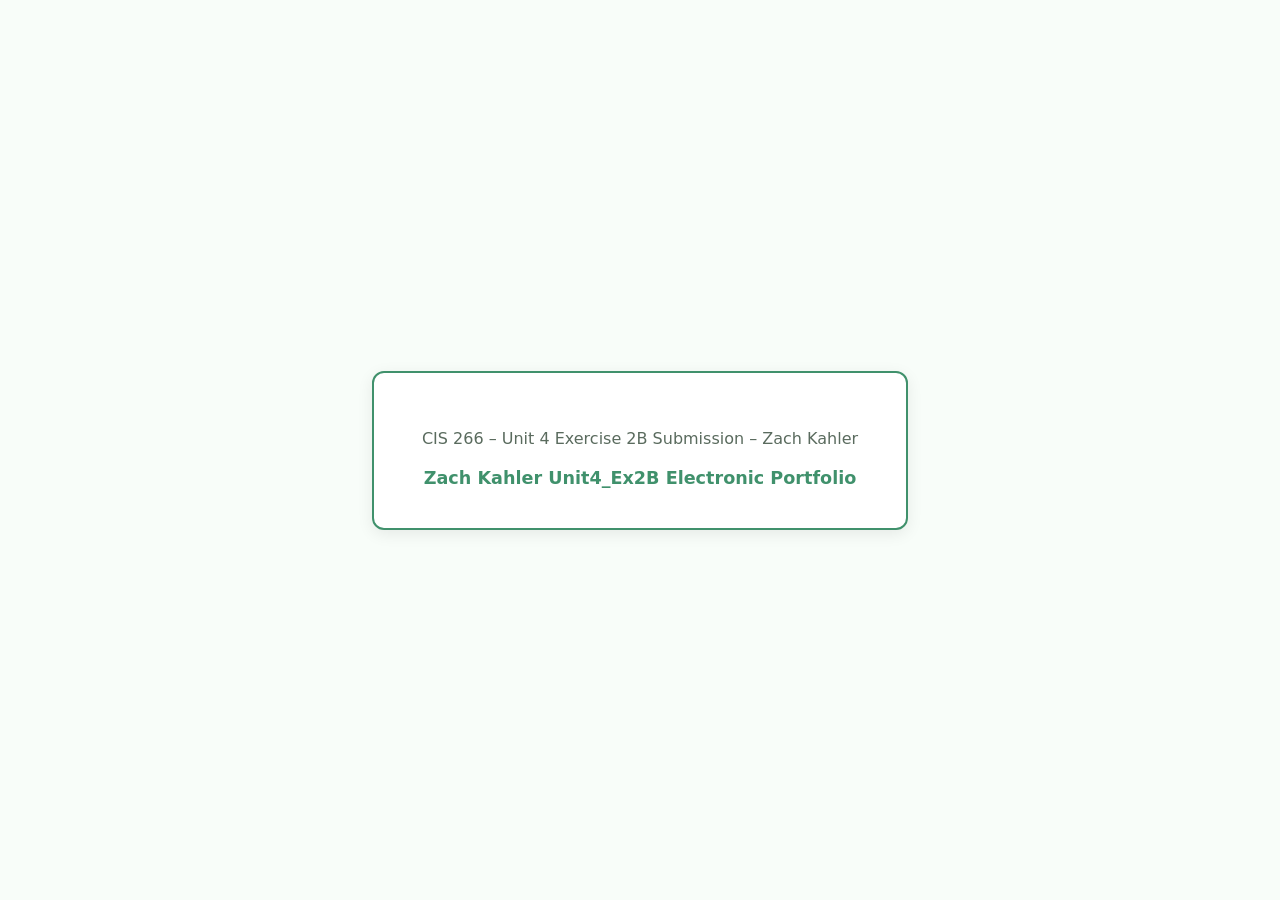
<file: KahlerZ_Unit4_Ex2B.html>
<!DOCTYPE html>
<html lang="en">
<head>
  <meta charset="UTF-8" />
  <meta name="viewport" content="width=device-width, initial-scale=1.0" />
  <title>Kahler Unit4 Ex2B – Submission</title>
  <style>
    body {
      font-family: system-ui, sans-serif;
      display: flex;
      align-items: center;
      justify-content: center;
      min-height: 100vh;
      margin: 0;
      background: #f8fdf9;
      color: #1a2b1e;
    }
    .box {
      text-align: center;
      padding: 2.5rem 3rem;
      border: 2px solid #40916c;
      border-radius: 12px;
      background: #fff;
      box-shadow: 0 4px 16px rgba(0,0,0,.08);
    }
    .box p { margin-bottom: 1.25rem; font-size: 1rem; color: #5a6b5e; }
    .box a {
      font-size: 1.1rem;
      font-weight: 600;
      color: #40916c;
      text-decoration: none;
    }
    .box a:hover { text-decoration: underline; color: #1b4332; }
  </style>
</head>
<body>
  <div class="box">
    <p>CIS 266 &ndash; Unit 4 Exercise 2B Submission &ndash; Zach Kahler</p>
    <a href="https://zkahler.github.io/electronic-portfolio/">Zach Kahler Unit4_Ex2B Electronic Portfolio</a>
  </div>
</body>
</html>
</file>
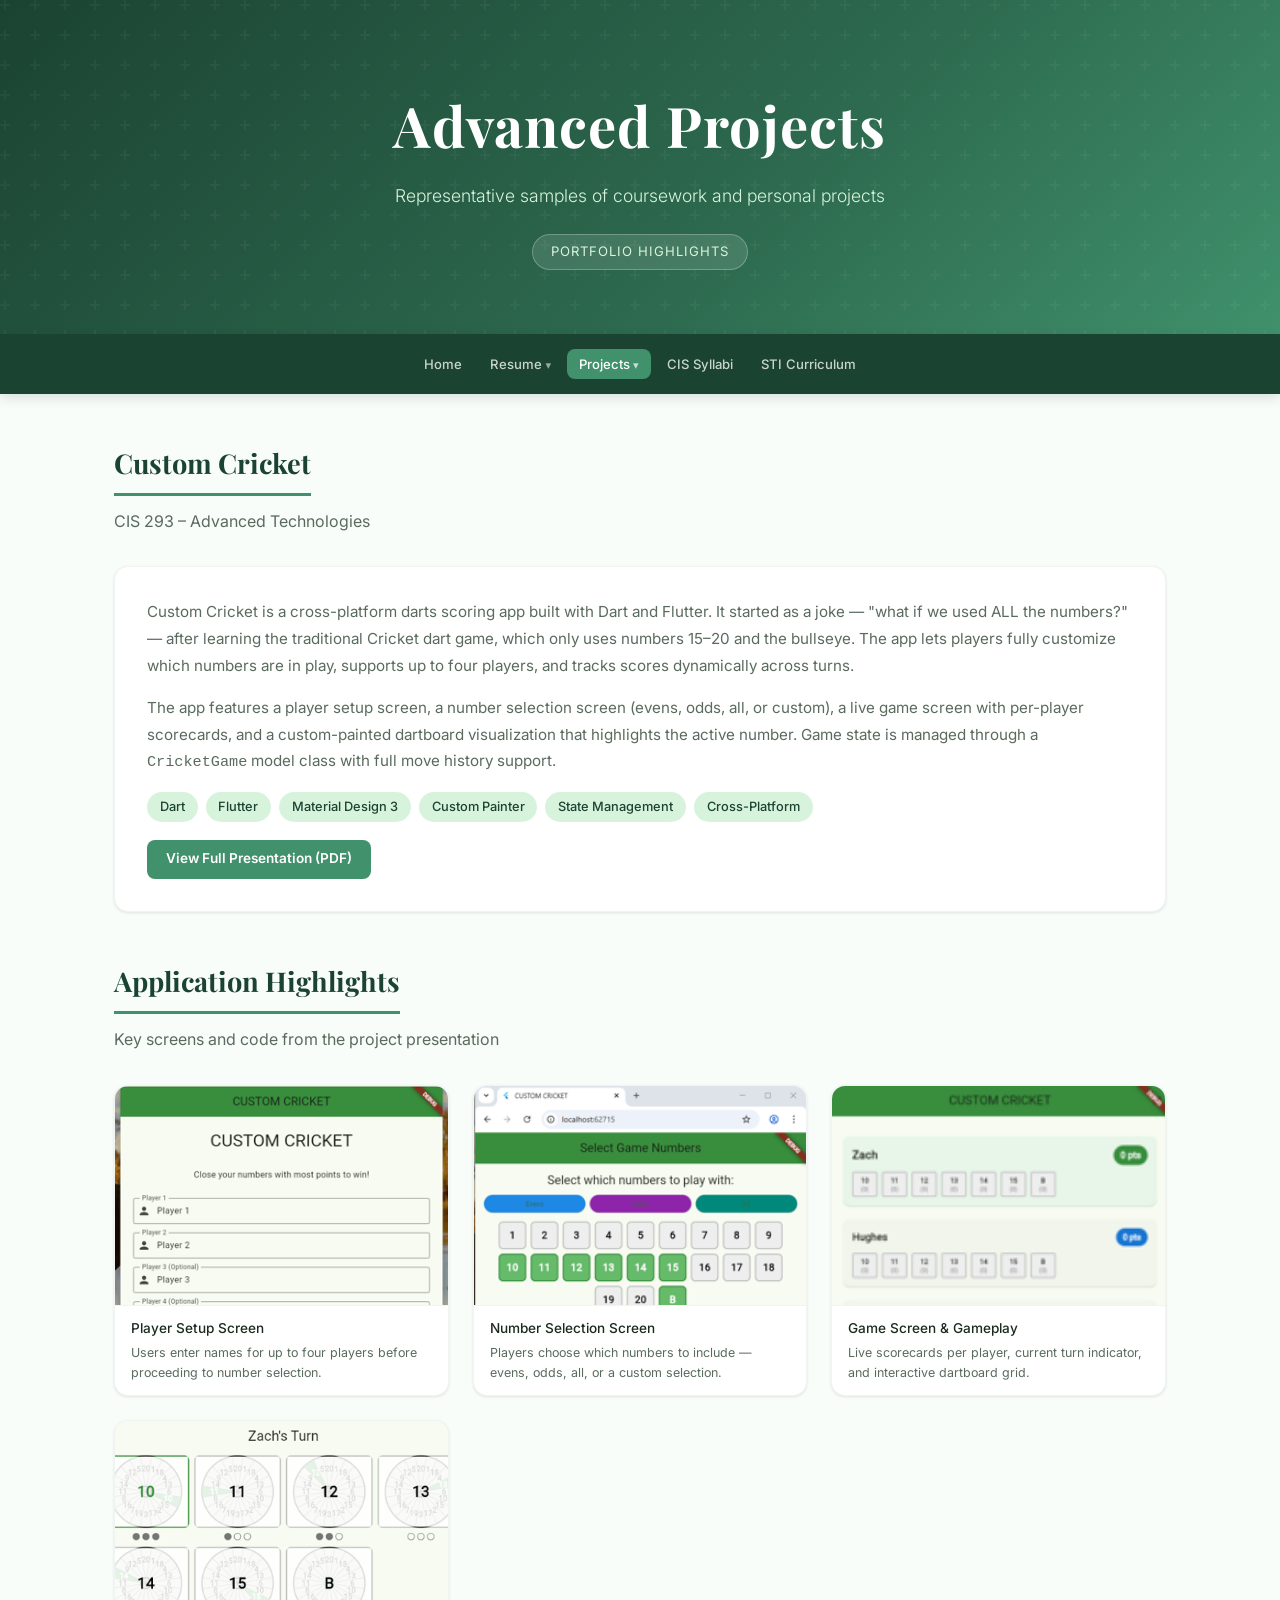
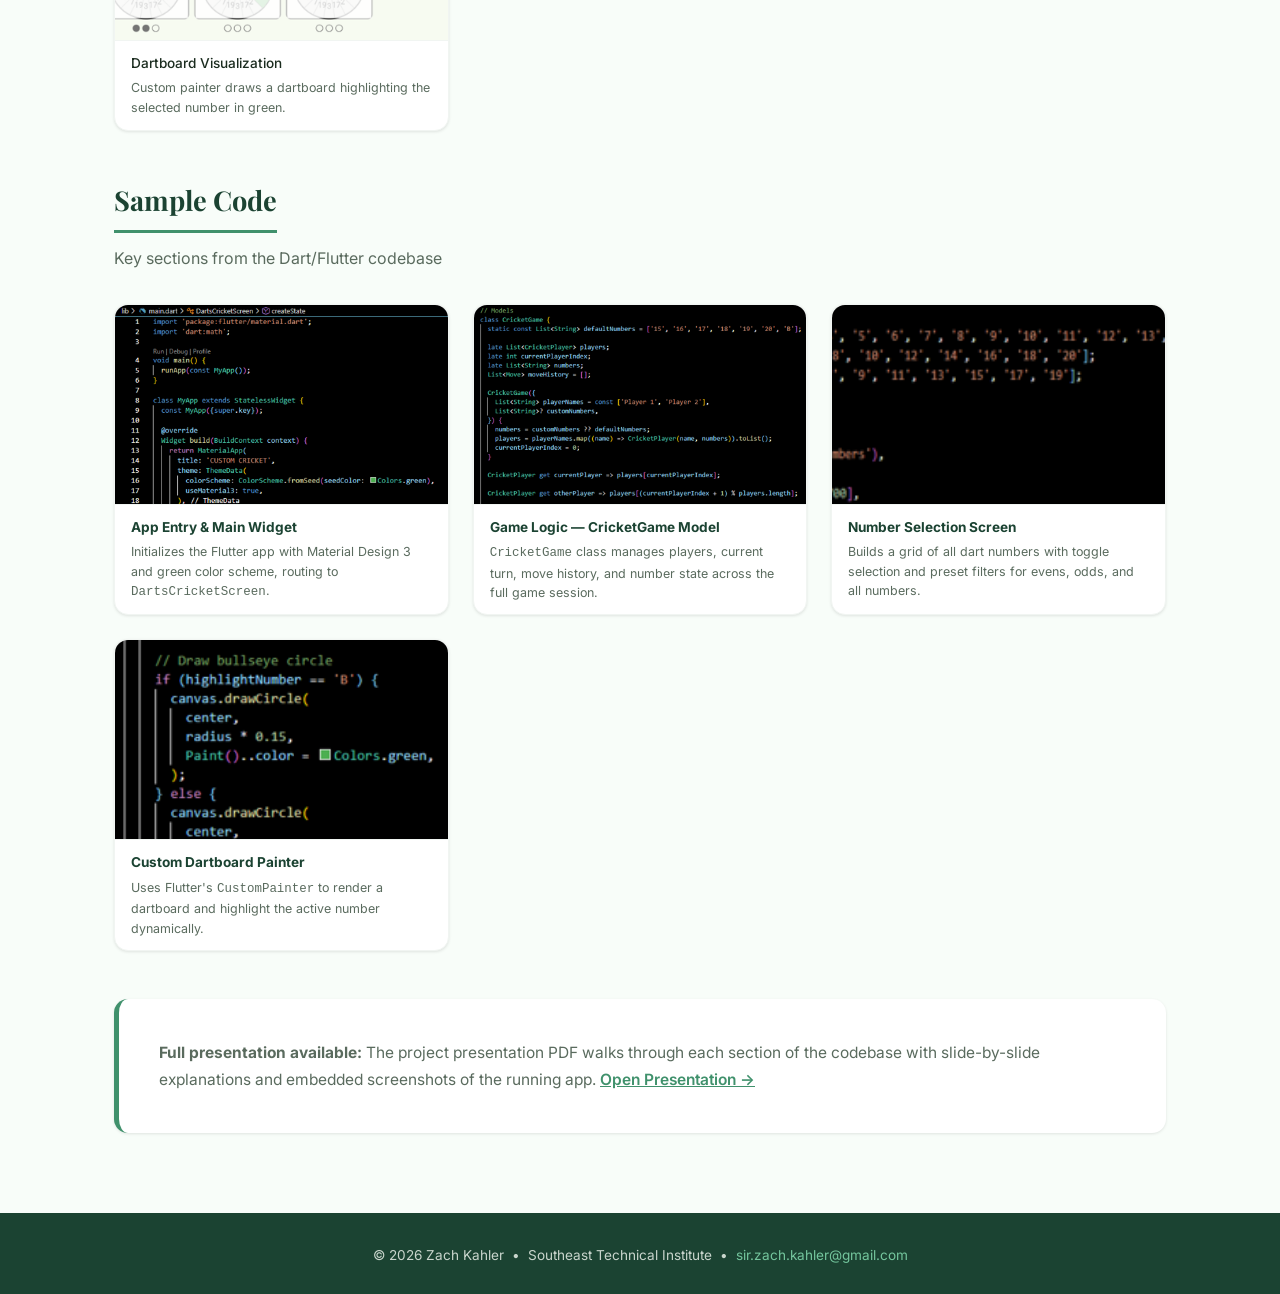
<file: projects.html>
<!DOCTYPE html>
<html lang="en">
<head>
  <meta charset="UTF-8" />
  <meta name="viewport" content="width=device-width, initial-scale=1.0" />
  <title>Advanced Projects – Zach Kahler</title>
  <link rel="stylesheet" href="style.css" />
</head>
<body>

  <!-- ── Hero ── -->
  <header class="hero">
    <h1>Advanced Projects</h1>
    <p class="subtitle">Representative samples of coursework and personal projects</p>
    <div class="hero-badge">Portfolio Highlights</div>
  </header>

  <!-- ── Navigation ── -->
  <nav>
    <div class="nav-inner">
      <ul class="nav-links">
        <li><a href="index.html">Home</a></li>
        <li class="nav-dropdown">
          <a href="ZachKahlerResume.pdf" target="_blank">Resume</a>
          <ul class="dropdown-menu">
            <li><a href="ZachKahlerResume.pdf" target="_blank">PDF Resume</a></li>
            <li><a href="ZachKahlerResume_Matrix.html" target="_blank">HTML Resume</a></li>
          </ul>
        </li>
        <li class="nav-dropdown">
          <a href="all_projects.html" class="active">Projects</a>
          <ul class="dropdown-menu">
            <li><a href="projects.html">Advanced Projects</a></li>
            <li><a href="csharp_projects.html">C# Projects</a></li>
            <li><a href="dynamic_projects.html">Dynamic Projects</a></li>
            <li><a href="webservices_projects.html">Web Services</a></li>
          </ul>
        </li>
        <li><a href="CIS_Syllabi.html">CIS Syllabi</a></li>
        <li><a href="https://catalog.southeasttech.edu/preview_program.php?catoid=33&poid=4117&hl=%22computer+programming%22&returnto=search" target="_blank">STI Curriculum</a></li>
      </ul>
    </div>
  </nav>

  <!-- ── Main Content ── -->
  <main>

    <!-- ── Custom Cricket ── -->
    <h2 class="section-title">Custom Cricket</h2>
    <p class="section-subtitle">CIS 293 &ndash; Advanced Technologies</p>

    <div class="project-desc">
      <p>
        Custom Cricket is a cross-platform darts scoring app built with Dart and Flutter. It started as a
        joke — "what if we used ALL the numbers?" — after learning the traditional Cricket dart game,
        which only uses numbers 15–20 and the bullseye. The app lets players fully customize which
        numbers are in play, supports up to four players, and tracks scores dynamically across turns.
      </p>
      <p>
        The app features a player setup screen, a number selection screen (evens, odds, all, or custom),
        a live game screen with per-player scorecards, and a custom-painted dartboard visualization that
        highlights the active number. Game state is managed through a <code>CricketGame</code> model
        class with full move history support.
      </p>
      <div class="chip-list">
        <span class="chip">Dart</span>
        <span class="chip">Flutter</span>
        <span class="chip">Material Design 3</span>
        <span class="chip">Custom Painter</span>
        <span class="chip">State Management</span>
        <span class="chip">Cross-Platform</span>
      </div>
      <a class="btn" href="images/customcricket/CustomCricketPresentationPP.pdf" target="_blank">View Full Presentation (PDF)</a>
    </div>

    <!-- App Screenshots from the presentation -->
    <div class="mt-3">
      <h3 class="section-title">Application Highlights</h3>
      <p class="section-subtitle">Key screens and code from the project presentation</p>

      <div class="screenshot-grid">

        <div class="screenshot-item">
          <img src="images/customcricket/player-setup-screen.png" alt="Player Setup Screen" />
          <div class="screenshot-caption">
            Player Setup Screen
            <p>Users enter names for up to four players before proceeding to number selection.</p>
          </div>
        </div>

        <div class="screenshot-item">
          <img src="images/customcricket/number-selection-screen.png" alt="Number Selection Screen" />
          <div class="screenshot-caption">
            Number Selection Screen
            <p>Players choose which numbers to include — evens, odds, all, or a custom selection.</p>
          </div>
        </div>

        <div class="screenshot-item">
          <img src="images/customcricket/game-screen.png" alt="Game Screen" />
          <div class="screenshot-caption">
            Game Screen &amp; Gameplay
            <p>Live scorecards per player, current turn indicator, and interactive dartboard grid.</p>
          </div>
        </div>

        <div class="screenshot-item">
          <img src="images/customcricket/darboard-visualization.png" alt="Dartboard Visualization" />
          <div class="screenshot-caption">
            Dartboard Visualization
            <p>Custom painter draws a dartboard highlighting the selected number in green.</p>
          </div>
        </div>

      </div>
    </div>

    <!-- Code highlights -->
    <div class="mt-3">
      <h3 class="section-title">Sample Code</h3>
      <p class="section-subtitle">Key sections from the Dart/Flutter codebase</p>

      <div class="code-grid">

        <div class="code-item">
          <img src="images/customcricket/code-appentry.png" alt="App Entry and Main Widget" />
          <div class="code-caption">
            <strong>App Entry &amp; Main Widget</strong>
            <p>Initializes the Flutter app with Material Design 3 and green color scheme, routing to <code>DartsCricketScreen</code>.</p>
          </div>
        </div>

        <div class="code-item">
          <img src="images/customcricket/code-gamelogic.png" alt="Game Logic Models" />
          <div class="code-caption">
            <strong>Game Logic — CricketGame Model</strong>
            <p><code>CricketGame</code> class manages players, current turn, move history, and number state across the full game session.</p>
          </div>
        </div>

        <div class="code-item">
          <img src="images/customcricket/code-numberselection.png" alt="Number Selection Logic" />
          <div class="code-caption">
            <strong>Number Selection Screen</strong>
            <p>Builds a grid of all dart numbers with toggle selection and preset filters for evens, odds, and all numbers.</p>
          </div>
        </div>

        <div class="code-item">
          <img src="images/customcricket/code-customdartboardpainter.png" alt="Custom Dartboard Painter" />
          <div class="code-caption">
            <strong>Custom Dartboard Painter</strong>
            <p>Uses Flutter's <code>CustomPainter</code> to render a dartboard and highlight the active number dynamically.</p>
          </div>
        </div>

      </div>
    </div>

    <div class="bio-block mt-3">
      <p>
        <strong>Full presentation available:</strong> The project presentation PDF walks through each section
        of the codebase with slide-by-slide explanations and embedded screenshots of the running app.
        <a href="images/customcricket/CustomCricketPresentationPP.pdf" target="_blank" style="color:var(--green-accent);font-weight:600;">Open Presentation &rarr;</a>
      </p>
    </div>

  </main>

  <!-- ── Footer ── -->
  <footer>
    <p>&copy; 2026 Zach Kahler &nbsp;&bull;&nbsp; Southeast Technical Institute &nbsp;&bull;&nbsp;
      <a href="mailto:sir.zach.kahler@gmail.com">sir.zach.kahler@gmail.com</a>
    </p>
  </footer>

<script src="lightbox.js"></script>
</body>
</html>
</file>
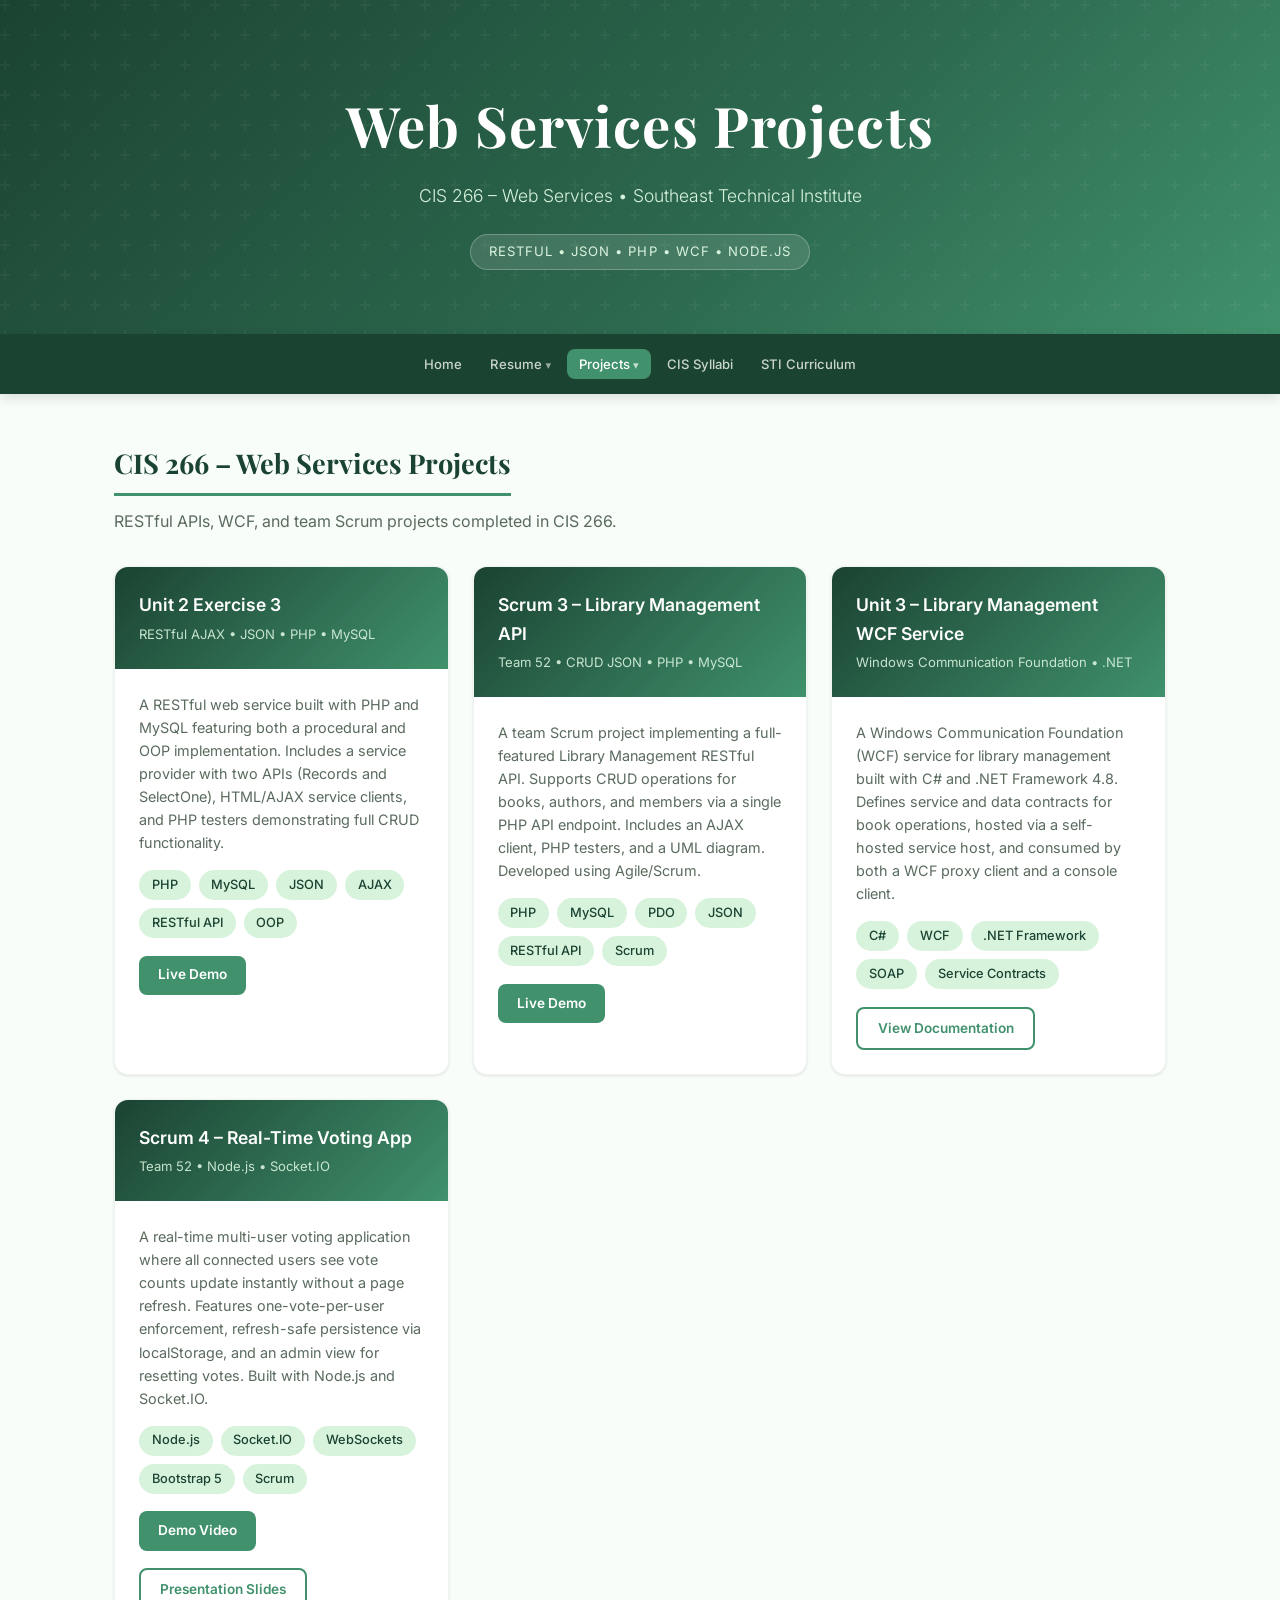
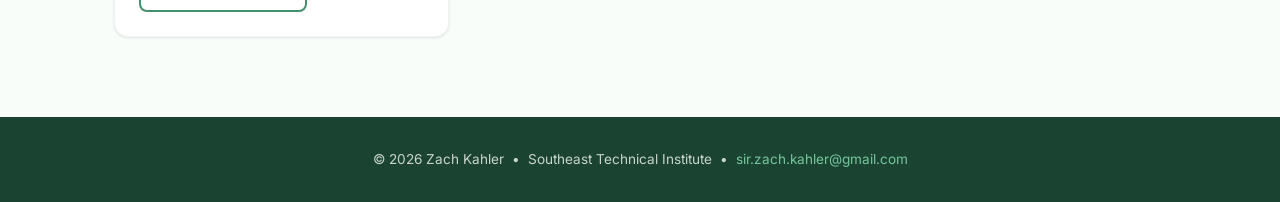
<file: webservices_projects.html>
<!DOCTYPE html>
<html lang="en">
<head>
  <meta charset="UTF-8" />
  <meta name="viewport" content="width=device-width, initial-scale=1.0" />
  <title>Web Services Projects – Zach Kahler</title>
  <link rel="stylesheet" href="style.css" />
</head>
<body>

  <!-- ── Hero ── -->
  <header class="hero">
    <h1>Web Services Projects</h1>
    <p class="subtitle">CIS 266 &ndash; Web Services &bull; Southeast Technical Institute</p>
    <div class="hero-badge">RESTful &bull; JSON &bull; PHP &bull; WCF &bull; Node.js</div>
  </header>

  <!-- ── Navigation ── -->
  <nav>
    <div class="nav-inner">
      <ul class="nav-links">
        <li><a href="index.html">Home</a></li>
        <li class="nav-dropdown">
          <a href="ZachKahlerResume.pdf" target="_blank">Resume</a>
          <ul class="dropdown-menu">
            <li><a href="ZachKahlerResume.pdf" target="_blank">PDF Resume</a></li>
            <li><a href="ZachKahlerResume_Matrix.html" target="_blank">HTML Resume</a></li>
          </ul>
        </li>
        <li class="nav-dropdown">
          <a href="all_projects.html" class="active">Projects</a>
          <ul class="dropdown-menu">
            <li><a href="projects.html">Advanced Projects</a></li>
            <li><a href="csharp_projects.html">C# Projects</a></li>
            <li><a href="dynamic_projects.html">Dynamic Projects</a></li>
            <li><a href="webservices_projects.html">Web Services</a></li>
          </ul>
        </li>
        <li><a href="CIS_Syllabi.html">CIS Syllabi</a></li>
        <li><a href="https://catalog.southeasttech.edu/preview_program.php?catoid=33&poid=4117&hl=%22computer+programming%22&returnto=search" target="_blank">STI Curriculum</a></li>
      </ul>
    </div>
  </nav>

  <!-- ── Main Content ── -->
  <main>
    <h2 class="section-title">CIS 266 – Web Services Projects</h2>
    <p class="section-subtitle">RESTful APIs, WCF, and team Scrum projects completed in CIS 266.</p>

    <div class="card-grid">

      <!-- Unit2_Ex3 -->
      <div class="project-card">
        <div class="project-card-header">
          <h3>Unit 2 Exercise 3</h3>
          <p>RESTful AJAX &bull; JSON &bull; PHP &bull; MySQL</p>
        </div>
        <div class="project-card-body">
          <p>
            A RESTful web service built with PHP and MySQL featuring both a procedural and OOP
            implementation. Includes a service provider with two APIs (Records and SelectOne),
            HTML/AJAX service clients, and PHP testers demonstrating full CRUD functionality.
          </p>
          <div class="chip-list">
            <span class="chip">PHP</span>
            <span class="chip">MySQL</span>
            <span class="chip">JSON</span>
            <span class="chip">AJAX</span>
            <span class="chip">RESTful API</span>
            <span class="chip">OOP</span>
          </div>
          <a class="btn" href="https://zkahler.infinityfree.me/unit2ex3/" target="_blank">Live Demo</a>
        </div>
      </div>

      <!-- Scrum 3 -->
      <div class="project-card">
        <div class="project-card-header">
          <h3>Scrum 3 – Library Management API</h3>
          <p>Team 52 &bull; CRUD JSON &bull; PHP &bull; MySQL</p>
        </div>
        <div class="project-card-body">
          <p>
            A team Scrum project implementing a full-featured Library Management RESTful API.
            Supports CRUD operations for books, authors, and members via a single PHP API endpoint.
            Includes an AJAX client, PHP testers, and a UML diagram. Developed using Agile/Scrum.
          </p>
          <div class="chip-list">
            <span class="chip">PHP</span>
            <span class="chip">MySQL</span>
            <span class="chip">PDO</span>
            <span class="chip">JSON</span>
            <span class="chip">RESTful API</span>
            <span class="chip">Scrum</span>
          </div>
          <a class="btn" href="https://zkahler.infinityfree.me/scrum3/Client_52/" target="_blank">Live Demo</a>
        </div>
      </div>

      <!-- Unit3 WCF -->
      <div class="project-card">
        <div class="project-card-header">
          <h3>Unit 3 – Library Management WCF Service</h3>
          <p>Windows Communication Foundation &bull; .NET</p>
        </div>
        <div class="project-card-body">
          <p>
            A Windows Communication Foundation (WCF) service for library management built with C# and
            .NET Framework 4.8. Defines service and data contracts for book operations, hosted via a
            self-hosted service host, and consumed by both a WCF proxy client and a console client.
          </p>
          <div class="chip-list">
            <span class="chip">C#</span>
            <span class="chip">WCF</span>
            <span class="chip">.NET Framework</span>
            <span class="chip">SOAP</span>
            <span class="chip">Service Contracts</span>
          </div>
          <a class="btn btn-outline" href="images/wcf/StaticUnit3WCFProject_screenshots.pdf" target="_blank">View Documentation</a>
        </div>
      </div>

      <!-- Scrum 4 -->
      <div class="project-card">
        <div class="project-card-header">
          <h3>Scrum 4 – Real-Time Voting App</h3>
          <p>Team 52 &bull; Node.js &bull; Socket.IO</p>
        </div>
        <div class="project-card-body">
          <p>
            A real-time multi-user voting application where all connected users see vote counts update
            instantly without a page refresh. Features one-vote-per-user enforcement, refresh-safe
            persistence via localStorage, and an admin view for resetting votes. Built with Node.js
            and Socket.IO.
          </p>
          <div class="chip-list">
            <span class="chip">Node.js</span>
            <span class="chip">Socket.IO</span>
            <span class="chip">WebSockets</span>
            <span class="chip">Bootstrap 5</span>
            <span class="chip">Scrum</span>
          </div>
          <a class="btn" href="https://youtu.be/1mAIZyxq0PU" target="_blank">Demo Video</a>
          <a class="btn btn-outline" href="images/scrum4/Scrum4_Team_52_Presentation.pdf" target="_blank">Presentation Slides</a>
        </div>
      </div>

    </div>
  </main>

  <!-- ── Footer ── -->
  <footer>
    <p>&copy; 2026 Zach Kahler &nbsp;&bull;&nbsp; Southeast Technical Institute &nbsp;&bull;&nbsp;
      <a href="mailto:sir.zach.kahler@gmail.com">sir.zach.kahler@gmail.com</a>
    </p>
  </footer>

</body>
</html>
</file>
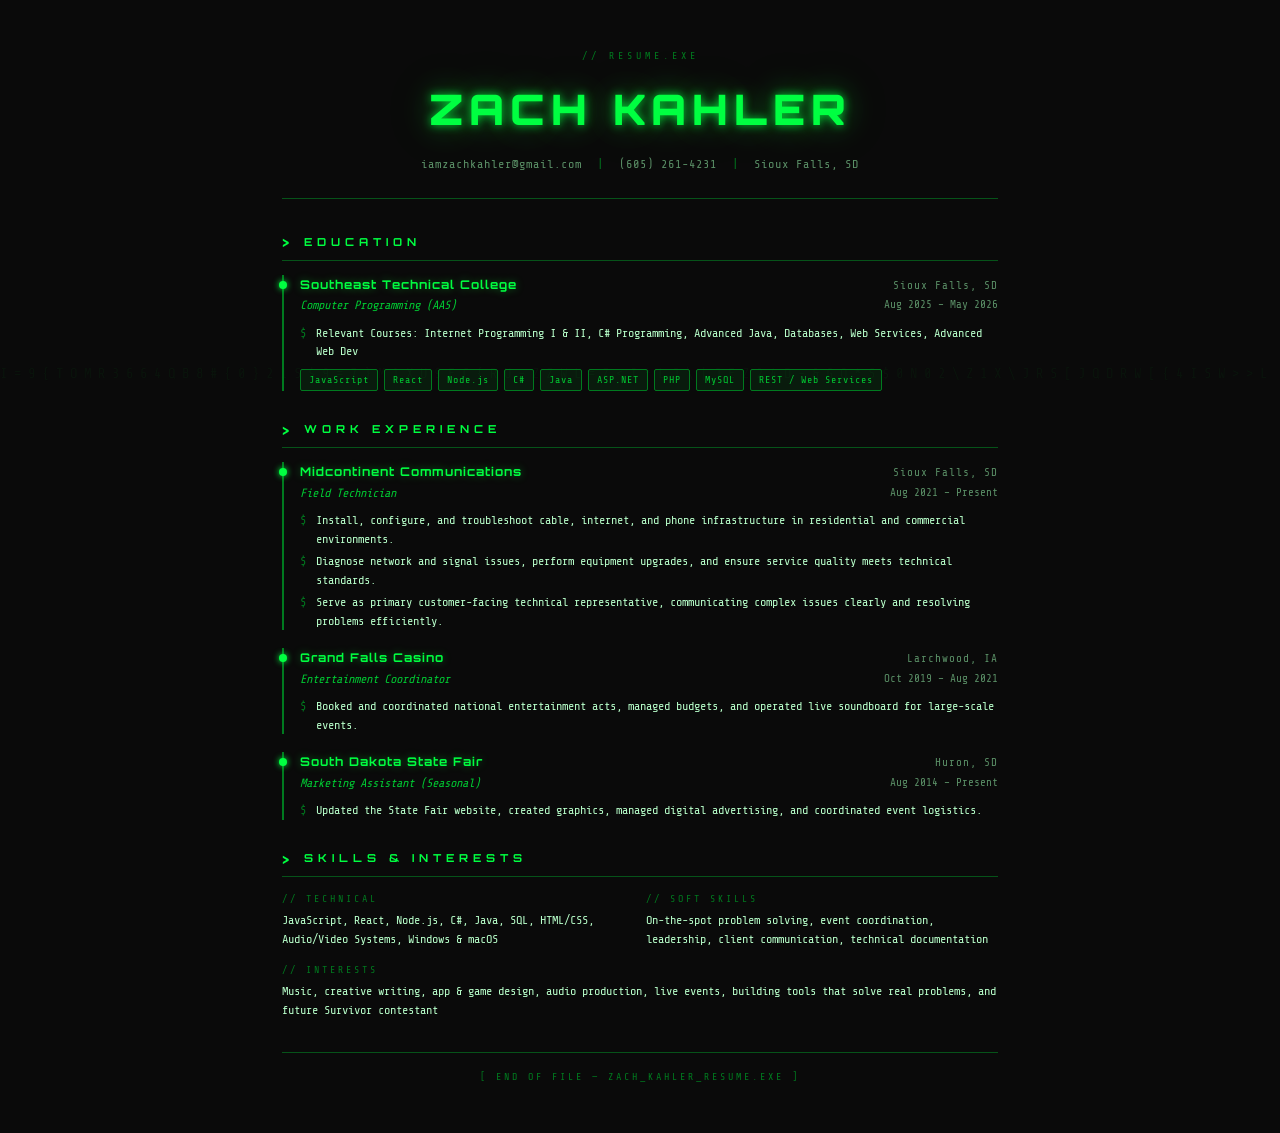
<file: ZachKahlerResume_Matrix.html>
<!DOCTYPE html>
<html lang="en">
<head>
<meta charset="UTF-8">
<meta name="viewport" content="width=device-width, initial-scale=1.0">
<title>Zach Kahler — Resume</title>
<link href="https://fonts.googleapis.com/css2?family=Share+Tech+Mono&family=Orbitron:wght@400;700;900&display=swap" rel="stylesheet">
<style>
  :root {
    --green: #00ff41;
    --green-dim: #00c832;
    --green-dark: #007a1f;
    --green-faint: rgba(0, 255, 65, 0.07);
    --green-border: rgba(0, 255, 65, 0.3);
    --bg: #0a0a0a;
    --bg2: #0d0d0d;
    --text: #b8ffca;
    --text-dim: #5a8f66;
  }

  * { margin: 0; padding: 0; box-sizing: border-box; }

  body {
    background: var(--bg);
    color: var(--text);
    font-family: 'Share Tech Mono', 'Courier New', monospace;
    font-size: 13px;
    line-height: 1.6;
    min-height: 100vh;
    position: relative;
    overflow-x: hidden;
  }

  /* Matrix rain canvas */
  #matrix-canvas {
    position: fixed;
    top: 0; left: 0;
    width: 100%; height: 100%;
    opacity: 0.04;
    pointer-events: none;
    z-index: 0;
  }

  .page {
    position: relative;
    z-index: 1;
    max-width: 820px;
    margin: 0 auto;
    padding: 48px 52px;
    min-height: 100vh;
  }

  /* ── HEADER ── */
  .header {
    text-align: center;
    margin-bottom: 32px;
    padding-bottom: 24px;
    border-bottom: 1px solid var(--green-border);
    position: relative;
  }

  .header::before {
    content: '// RESUME.EXE';
    display: block;
    font-size: 10px;
    color: var(--green-dark);
    letter-spacing: 4px;
    margin-bottom: 12px;
  }

  .name {
    font-family: 'Orbitron', monospace;
    font-size: 42px;
    font-weight: 900;
    color: var(--green);
    text-shadow:
      0 0 10px rgba(0,255,65,0.8),
      0 0 30px rgba(0,255,65,0.4),
      0 0 60px rgba(0,255,65,0.2);
    letter-spacing: 6px;
    text-transform: uppercase;
    animation: flicker 8s infinite;
  }

  @keyframes flicker {
    0%, 95%, 100% { opacity: 1; }
    96% { opacity: 0.85; }
    97% { opacity: 1; }
    98% { opacity: 0.9; }
    99% { opacity: 1; }
  }

  .contact {
    margin-top: 12px;
    color: var(--text-dim);
    font-size: 12px;
    letter-spacing: 1px;
  }

  .contact span {
    color: var(--green-dark);
    margin: 0 8px;
  }

  /* ── SECTIONS ── */
  .section {
    margin-bottom: 28px;
  }

  .section-header {
    font-family: 'Orbitron', monospace;
    font-size: 11px;
    font-weight: 700;
    color: var(--green);
    letter-spacing: 5px;
    text-transform: uppercase;
    margin-bottom: 14px;
    padding-bottom: 6px;
    border-bottom: 1px solid var(--green-border);
    display: flex;
    align-items: center;
    gap: 10px;
  }

  .section-header::before {
    content: '>';
    color: var(--green);
    font-size: 14px;
  }

  /* ── ENTRIES ── */
  .entry {
    margin-bottom: 18px;
    padding-left: 16px;
    border-left: 2px solid var(--green-dark);
    position: relative;
  }

  .entry::before {
    content: '';
    position: absolute;
    left: -5px; top: 6px;
    width: 8px; height: 8px;
    background: var(--green);
    border-radius: 50%;
    box-shadow: 0 0 6px var(--green);
  }

  .entry-top {
    display: flex;
    justify-content: space-between;
    align-items: baseline;
    margin-bottom: 2px;
  }

  .entry-org {
    font-family: 'Orbitron', monospace;
    font-size: 12px;
    font-weight: 700;
    color: var(--green);
    text-shadow: 0 0 8px rgba(0,255,65,0.4);
    letter-spacing: 1px;
  }

  .entry-location {
    color: var(--text-dim);
    font-size: 11px;
    letter-spacing: 1px;
  }

  .entry-sub {
    display: flex;
    justify-content: space-between;
    margin-bottom: 8px;
  }

  .entry-title {
    color: var(--green-dim);
    font-size: 12px;
    font-style: italic;
  }

  .entry-dates {
    color: var(--text-dim);
    font-size: 11px;
  }

  .entry-detail {
    color: var(--text);
    font-size: 12px;
    margin-bottom: 4px;
    padding-left: 16px;
    position: relative;
    line-height: 1.55;
  }

  .entry-detail::before {
    content: '$';
    position: absolute;
    left: 0;
    color: var(--green-dark);
  }

  /* Technologies tag */
  .tags {
    margin-top: 8px;
    display: flex;
    flex-wrap: wrap;
    gap: 6px;
  }

  .tag {
    background: var(--green-faint);
    border: 1px solid var(--green-dark);
    color: var(--green-dim);
    font-size: 10px;
    padding: 2px 8px;
    border-radius: 2px;
    letter-spacing: 1px;
  }

  /* Skills grid */
  .skills-grid {
    display: grid;
    grid-template-columns: 1fr 1fr;
    gap: 12px;
  }

  .skill-block label {
    color: var(--green-dark);
    font-size: 10px;
    letter-spacing: 3px;
    text-transform: uppercase;
    display: block;
    margin-bottom: 4px;
  }

  .skill-block p {
    color: var(--text);
    font-size: 12px;
    line-height: 1.6;
  }

  /* Footer */
  .footer {
    margin-top: 32px;
    padding-top: 16px;
    border-top: 1px solid var(--green-border);
    text-align: center;
    color: var(--green-dark);
    font-size: 10px;
    letter-spacing: 3px;
  }

  /* ── PRINT STYLES ── */
  @media print {
    body { background: #000 !important; -webkit-print-color-adjust: exact; print-color-adjust: exact; }
    #matrix-canvas { display: none; }
    .page { padding: 32px 40px; }
    .name { font-size: 34px; text-shadow: none; }
    @page { size: letter; margin: 0; }
  }
</style>
</head>
<body>

<canvas id="matrix-canvas"></canvas>

<div class="page">

  <!-- HEADER -->
  <div class="header">
    <div class="name">Zach Kahler</div>
    <div class="contact">
      iamzachkahler@gmail.com
      <span>|</span>
      (605) 261-4231
      <span>|</span>
      Sioux Falls, SD
    </div>
  </div>

  <!-- EDUCATION -->
  <div class="section">
    <div class="section-header">Education</div>
    <div class="entry">
      <div class="entry-top">
        <span class="entry-org">Southeast Technical College</span>
        <span class="entry-location">Sioux Falls, SD</span>
      </div>
      <div class="entry-sub">
        <span class="entry-title">Computer Programming (AAS)</span>
        <span class="entry-dates">Aug 2025 – May 2026</span>
      </div>
      <div class="entry-detail">Relevant Courses: Internet Programming I &amp; II, C# Programming, Advanced Java, Databases, Web Services, Advanced Web Dev</div>
      <div class="tags">
        <span class="tag">JavaScript</span>
        <span class="tag">React</span>
        <span class="tag">Node.js</span>
        <span class="tag">C#</span>
        <span class="tag">Java</span>
        <span class="tag">ASP.NET</span>
        <span class="tag">PHP</span>
        <span class="tag">MySQL</span>
        <span class="tag">REST / Web Services</span>
      </div>
    </div>
  </div>

  <!-- EXPERIENCE -->
  <div class="section">
    <div class="section-header">Work Experience</div>

    <div class="entry">
      <div class="entry-top">
        <span class="entry-org">Midcontinent Communications</span>
        <span class="entry-location">Sioux Falls, SD</span>
      </div>
      <div class="entry-sub">
        <span class="entry-title">Field Technician</span>
        <span class="entry-dates">Aug 2021 – Present</span>
      </div>
      <div class="entry-detail">Install, configure, and troubleshoot cable, internet, and phone infrastructure in residential and commercial environments.</div>
      <div class="entry-detail">Diagnose network and signal issues, perform equipment upgrades, and ensure service quality meets technical standards.</div>
      <div class="entry-detail">Serve as primary customer-facing technical representative, communicating complex issues clearly and resolving problems efficiently.</div>
    </div>

    <div class="entry">
      <div class="entry-top">
        <span class="entry-org">Grand Falls Casino</span>
        <span class="entry-location">Larchwood, IA</span>
      </div>
      <div class="entry-sub">
        <span class="entry-title">Entertainment Coordinator</span>
        <span class="entry-dates">Oct 2019 – Aug 2021</span>
      </div>
      <div class="entry-detail">Booked and coordinated national entertainment acts, managed budgets, and operated live soundboard for large-scale events.</div>
    </div>

    <div class="entry">
      <div class="entry-top">
        <span class="entry-org">South Dakota State Fair</span>
        <span class="entry-location">Huron, SD</span>
      </div>
      <div class="entry-sub">
        <span class="entry-title">Marketing Assistant (Seasonal)</span>
        <span class="entry-dates">Aug 2014 – Present</span>
      </div>
      <div class="entry-detail">Updated the State Fair website, created graphics, managed digital advertising, and coordinated event logistics.</div>
    </div>
  </div>

  <!-- SKILLS & INTERESTS -->
  <div class="section">
    <div class="section-header">Skills &amp; Interests</div>
    <div class="skills-grid">
      <div class="skill-block">
        <label>// Technical</label>
        <p>JavaScript, React, Node.js, C#, Java, SQL, HTML/CSS, Audio/Video Systems, Windows &amp; macOS</p>
      </div>
      <div class="skill-block">
        <label>// Soft Skills</label>
        <p>On-the-spot problem solving, event coordination, leadership, client communication, technical documentation</p>
      </div>
      <div class="skill-block" style="grid-column: span 2;">
        <label>// Interests</label>
        <p>Music, creative writing, app &amp; game design, audio production, live events, building tools that solve real problems, and future Survivor contestant</p>
      </div>
    </div>
  </div>

  <div class="footer">[ END OF FILE — ZACH_KAHLER_RESUME.EXE ]</div>
</div>

<script>
// Matrix rain effect
const canvas = document.getElementById('matrix-canvas');
const ctx = canvas.getContext('2d');

function resize() {
  canvas.width = window.innerWidth;
  canvas.height = window.innerHeight;
}
resize();
window.addEventListener('resize', resize);

const chars = 'ABCDEFGHIJKLMNOPQRSTUVWXYZ0123456789$#@%&*<>[]{}|/\\=+-_';
const fontSize = 14;
let cols = Math.floor(canvas.width / fontSize);
let drops = Array(cols).fill(1);

function draw() {
  ctx.fillStyle = 'rgba(0,0,0,0.05)';
  ctx.fillRect(0, 0, canvas.width, canvas.height);
  ctx.fillStyle = '#00ff41';
  ctx.font = fontSize + 'px Share Tech Mono, monospace';

  for (let i = 0; i < drops.length; i++) {
    const char = chars[Math.floor(Math.random() * chars.length)];
    ctx.fillText(char, i * fontSize, drops[i] * fontSize);
    if (drops[i] * fontSize > canvas.height && Math.random() > 0.975) drops[i] = 0;
    drops[i]++;
  }
}

setInterval(draw, 50);
</script>

</body>
</html>
</file>
<file: style.css>
@import url('https://fonts.googleapis.com/css2?family=Inter:wght@300;400;500;600;700&family=Playfair+Display:wght@700&display=swap');

:root {
  --green-dark:   #1b4332;
  --green-mid:    #2d6a4f;
  --green-accent: #40916c;
  --green-light:  #74c69d;
  --green-pale:   #d8f3dc;
  --white:        #ffffff;
  --off-white:    #f8fdf9;
  --gray-100:     #f1f5f2;
  --gray-300:     #c9d5cc;
  --gray-600:     #5a6b5e;
  --gray-900:     #1a2b1e;
  --shadow-sm:    0 1px 3px rgba(0,0,0,.10);
  --shadow-md:    0 4px 12px rgba(0,0,0,.12);
  --shadow-lg:    0 8px 28px rgba(0,0,0,.15);
  --radius:       8px;
  --radius-lg:    14px;
}

*, *::before, *::after { box-sizing: border-box; margin: 0; padding: 0; }

html { scroll-behavior: smooth; }

body {
  font-family: 'Inter', system-ui, sans-serif;
  background: var(--off-white);
  color: var(--gray-900);
  line-height: 1.6;
}

/* ── Navigation ─────────────────────────────── */
nav {
  position: sticky;
  top: 0;
  z-index: 100;
  background: var(--green-dark);
  box-shadow: var(--shadow-md);
}

.nav-inner {
  max-width: 1100px;
  margin: 0 auto;
  padding: 0 1.5rem;
  display: flex;
  align-items: center;
  justify-content: center;
  height: 60px;
}

.nav-brand {
  font-family: 'Playfair Display', serif;
  color: var(--green-light);
  font-size: 1.15rem;
  text-decoration: none;
  letter-spacing: .03em;
  white-space: nowrap;
}

.nav-links {
  display: flex;
  list-style: none;
  gap: .25rem;
  flex-wrap: wrap;
}

.nav-links a {
  color: var(--gray-300);
  text-decoration: none;
  font-size: .82rem;
  font-weight: 500;
  padding: .45rem .75rem;
  border-radius: var(--radius);
  transition: background .18s, color .18s;
  white-space: nowrap;
}

.nav-links a:hover,
.nav-links a.active {
  background: var(--green-accent);
  color: var(--white);
}

/* ── Dropdown ────────────────────────────────── */
.nav-dropdown {
  position: relative;
}

.nav-dropdown > a::after {
  content: ' ▾';
  font-size: .7rem;
  opacity: .7;
}

.dropdown-menu {
  display: none;
  position: absolute;
  top: calc(100% + 4px);
  left: 0;
  background: var(--green-dark);
  border: 1px solid rgba(255,255,255,.1);
  border-radius: var(--radius);
  box-shadow: var(--shadow-lg);
  list-style: none;
  min-width: 170px;
  padding: .3rem 0;
  z-index: 200;
}

.nav-dropdown:hover .dropdown-menu {
  display: block;
}

.dropdown-menu li a {
  display: block;
  padding: .5rem 1rem;
  border-radius: 0;
  white-space: nowrap;
}

.dropdown-menu li a:hover {
  background: var(--green-accent);
  color: var(--white);
}

/* ── Hero / Header ───────────────────────────── */
header.hero {
  background: linear-gradient(135deg, var(--green-dark) 0%, var(--green-mid) 60%, var(--green-accent) 100%);
  color: var(--white);
  padding: 5rem 1.5rem 4rem;
  text-align: center;
  position: relative;
  overflow: hidden;
}

header.hero::before {
  content: '';
  position: absolute;
  inset: 0;
  background: url("data:image/svg+xml,%3Csvg width='60' height='60' viewBox='0 0 60 60' xmlns='http://www.w3.org/2000/svg'%3E%3Cg fill='none' fill-rule='evenodd'%3E%3Cg fill='%23ffffff' fill-opacity='0.04'%3E%3Cpath d='M36 34v-4h-2v4h-4v2h4v4h2v-4h4v-2h-4zm0-30V0h-2v4h-4v2h4v4h2V6h4V4h-4zM6 34v-4H4v4H0v2h4v4h2v-4h4v-2H6zM6 4V0H4v4H0v2h4v4h2V6h4V4H6z'/%3E%3C/g%3E%3C/g%3E%3C/svg%3E");
}

header.hero h1 {
  font-family: 'Playfair Display', serif;
  font-size: clamp(2.2rem, 5vw, 3.5rem);
  letter-spacing: .02em;
  position: relative;
}

header.hero p.subtitle {
  margin-top: .75rem;
  font-size: 1.1rem;
  color: var(--green-pale);
  font-weight: 300;
  position: relative;
}

header.hero .hero-badge {
  display: inline-block;
  margin-top: 1.5rem;
  padding: .4rem 1.1rem;
  background: rgba(255,255,255,.12);
  border: 1px solid rgba(255,255,255,.25);
  border-radius: 50px;
  font-size: .82rem;
  letter-spacing: .08em;
  text-transform: uppercase;
  color: var(--green-pale);
  position: relative;
}

/* ── Page Content Container ──────────────────── */
main {
  max-width: 1100px;
  margin: 0 auto;
  padding: 3rem 1.5rem 5rem;
}

/* ── Section Headings ────────────────────────── */
.section-title {
  font-family: 'Playfair Display', serif;
  font-size: 1.7rem;
  color: var(--green-dark);
  margin-bottom: .4rem;
  padding-bottom: .5rem;
  border-bottom: 3px solid var(--green-accent);
  display: inline-block;
}

.section-subtitle {
  color: var(--gray-600);
  margin-bottom: 2rem;
  margin-top: .4rem;
}

/* ── Cards ───────────────────────────────────── */
.card-grid {
  display: grid;
  grid-template-columns: repeat(auto-fill, minmax(280px, 1fr));
  gap: 1.5rem;
  margin-top: 1.5rem;
}

.card {
  background: var(--white);
  border-radius: var(--radius-lg);
  padding: 1.75rem;
  box-shadow: var(--shadow-sm);
  border: 1px solid var(--gray-100);
  transition: transform .2s, box-shadow .2s;
}

.card:hover {
  transform: translateY(-3px);
  box-shadow: var(--shadow-md);
}

.card-icon {
  width: 48px;
  height: 48px;
  border-radius: var(--radius);
  background: var(--green-pale);
  display: flex;
  align-items: center;
  justify-content: center;
  margin-bottom: 1rem;
  font-size: 1.4rem;
}

.card h3 {
  font-size: 1.05rem;
  font-weight: 600;
  color: var(--green-dark);
  margin-bottom: .5rem;
}

.card p {
  font-size: .9rem;
  color: var(--gray-600);
  line-height: 1.55;
}

/* ── Buttons / Links ─────────────────────────── */
.btn {
  display: inline-flex;
  align-items: center;
  gap: .45rem;
  margin-top: 1.1rem;
  padding: .55rem 1.2rem;
  background: var(--green-accent);
  color: var(--white);
  text-decoration: none;
  border-radius: var(--radius);
  font-size: .85rem;
  font-weight: 600;
  transition: background .18s, transform .15s;
}

.btn:hover {
  background: var(--green-mid);
  transform: translateY(-1px);
}

.btn-outline {
  background: transparent;
  color: var(--green-accent);
  border: 2px solid var(--green-accent);
}

.btn-outline:hover {
  background: var(--green-pale);
  color: var(--green-mid);
}

/* ── About / Bio Section ─────────────────────── */
.bio-block {
  background: var(--white);
  border-radius: var(--radius-lg);
  padding: 2.5rem;
  box-shadow: var(--shadow-sm);
  border-left: 5px solid var(--green-accent);
  margin-top: 1.5rem;
}

.bio-block p {
  color: var(--gray-600);
  font-size: .97rem;
  line-height: 1.75;
}

/* ── Skills Chips ────────────────────────────── */
.chip-list {
  display: flex;
  flex-wrap: wrap;
  gap: .5rem;
  margin-top: 1rem;
}

.chip {
  background: var(--green-pale);
  color: var(--green-dark);
  padding: .3rem .8rem;
  border-radius: 50px;
  font-size: .8rem;
  font-weight: 500;
}

/* ── Syllabus Table ──────────────────────────── */
.syllabi-table {
  width: 100%;
  border-collapse: collapse;
  margin-top: 1.5rem;
  background: var(--white);
  border-radius: var(--radius-lg);
  overflow: hidden;
  box-shadow: var(--shadow-sm);
}

.syllabi-table thead {
  background: var(--green-dark);
  color: var(--white);
}

.syllabi-table th {
  padding: 1rem 1.25rem;
  text-align: left;
  font-size: .85rem;
  font-weight: 600;
  letter-spacing: .05em;
  text-transform: uppercase;
}

.syllabi-table td {
  padding: .9rem 1.25rem;
  font-size: .92rem;
  border-bottom: 1px solid var(--gray-100);
  vertical-align: middle;
}

.syllabi-table tbody tr:last-child td { border-bottom: none; }

.syllabi-table tbody tr:hover { background: var(--green-pale); }

.syllabi-table a {
  color: var(--green-accent);
  text-decoration: none;
  font-weight: 500;
}

.syllabi-table a:hover {
  color: var(--green-dark);
  text-decoration: underline;
}

.badge-current {
  display: inline-block;
  padding: .15rem .55rem;
  background: var(--green-accent);
  color: var(--white);
  border-radius: 50px;
  font-size: .7rem;
  font-weight: 600;
  margin-left: .5rem;
  vertical-align: middle;
}

.badge-upcoming {
  display: inline-block;
  padding: .15rem .55rem;
  background: var(--gray-600);
  color: var(--white);
  border-radius: 50px;
  font-size: .7rem;
  font-weight: 600;
  margin-left: .5rem;
  vertical-align: middle;
}

/* ── Projects Page ───────────────────────────── */
.project-card {
  background: var(--white);
  border-radius: var(--radius-lg);
  overflow: hidden;
  box-shadow: var(--shadow-sm);
  border: 1px solid var(--gray-100);
  transition: transform .2s, box-shadow .2s;
}

.project-card:hover {
  transform: translateY(-3px);
  box-shadow: var(--shadow-md);
}

.project-card-header {
  background: linear-gradient(135deg, var(--green-dark), var(--green-accent));
  padding: 1.5rem;
  color: var(--white);
}

.project-card-header h3 {
  font-size: 1.1rem;
  font-weight: 600;
  margin-bottom: .25rem;
}

.project-card-header p {
  font-size: .82rem;
  color: var(--green-pale);
  opacity: .9;
}

.project-card-body {
  padding: 1.5rem;
}

.project-card-body p {
  font-size: .9rem;
  color: var(--gray-600);
  line-height: 1.6;
  margin-bottom: 1rem;
}

/* ── Footer ──────────────────────────────────── */
footer {
  background: var(--green-dark);
  color: var(--gray-300);
  text-align: center;
  padding: 2rem 1.5rem;
  font-size: .85rem;
}

footer a {
  color: var(--green-light);
  text-decoration: none;
}

footer a:hover { text-decoration: underline; }

/* ── Screenshot Gallery ──────────────────────── */
.screenshot-grid {
  display: grid;
  grid-template-columns: repeat(auto-fill, minmax(320px, 1fr));
  gap: 1.5rem;
  margin-top: 1.5rem;
}

.screenshot-item {
  background: var(--white);
  border-radius: var(--radius-lg);
  overflow: hidden;
  box-shadow: var(--shadow-sm);
  border: 1px solid var(--gray-100);
  transition: transform .2s, box-shadow .2s;
}

.screenshot-item:hover {
  transform: translateY(-3px);
  box-shadow: var(--shadow-md);
}

.screenshot-item img {
  width: 100%;
  height: 220px;
  object-fit: cover;
  object-position: top;
  display: block;
  border-bottom: 1px solid var(--gray-100);
}

.screenshot-placeholder {
  width: 100%;
  height: 220px;
  background: var(--gray-100);
  display: flex;
  flex-direction: column;
  align-items: center;
  justify-content: center;
  gap: .5rem;
  color: var(--gray-600);
  font-size: .8rem;
  border-bottom: 1px solid var(--gray-100);
}

.screenshot-placeholder span {
  font-size: 2rem;
}

.screenshot-caption {
  padding: .75rem 1rem;
  font-size: .85rem;
  font-weight: 500;
  color: var(--gray-900);
}

.screenshot-caption p {
  font-size: .78rem;
  color: var(--gray-600);
  margin-top: .2rem;
  font-weight: 400;
}

/* ── Code Block ──────────────────────────────── */
.code-grid {
  display: grid;
  grid-template-columns: repeat(auto-fill, minmax(320px, 1fr));
  gap: 1.5rem;
  margin-top: 1.5rem;
}

.code-item {
  background: var(--white);
  border-radius: var(--radius-lg);
  overflow: hidden;
  box-shadow: var(--shadow-sm);
  border: 1px solid var(--gray-100);
  transition: transform .2s, box-shadow .2s;
}

.code-item:hover {
  transform: translateY(-3px);
  box-shadow: var(--shadow-md);
}

.code-item img {
  width: 100%;
  height: 200px;
  object-fit: cover;
  object-position: top;
  display: block;
  border-bottom: 1px solid var(--gray-100);
}

.code-item .screenshot-placeholder {
  height: 200px;
}

.code-caption {
  padding: .75rem 1rem;
}

.code-caption strong {
  font-size: .85rem;
  color: var(--green-dark);
  display: block;
  margin-bottom: .25rem;
}

.code-caption p {
  font-size: .78rem;
  color: var(--gray-600);
  line-height: 1.55;
}

/* ── Project Description Block ───────────────── */
.project-desc {
  background: var(--white);
  border-radius: var(--radius-lg);
  padding: 2rem;
  box-shadow: var(--shadow-sm);
  border: 1px solid var(--gray-100);
  margin-top: 1.5rem;
}

.project-desc p {
  color: var(--gray-600);
  font-size: .95rem;
  line-height: 1.75;
  margin-bottom: 1rem;
}

.project-desc p:last-child { margin-bottom: 0; }

/* ── Lightbox ────────────────────────────────── */
.screenshot-item img,
.code-item img {
  cursor: zoom-in;
}

#lightbox-overlay {
  display: none;
  position: fixed;
  inset: 0;
  background: rgba(0,0,0,.88);
  z-index: 1000;
  align-items: center;
  justify-content: center;
  opacity: 0;
  transition: opacity .25s;
}

#lightbox-overlay.active {
  display: flex;
  opacity: 1;
}

#lightbox-img {
  max-width: 92vw;
  max-height: 90vh;
  object-fit: contain;
  border-radius: var(--radius-lg);
  box-shadow: 0 20px 60px rgba(0,0,0,.6);
  cursor: default;
}

#lightbox-close {
  position: fixed;
  top: 1.25rem;
  right: 1.5rem;
  background: rgba(255,255,255,.15);
  border: none;
  color: var(--white);
  font-size: 1.8rem;
  line-height: 1;
  width: 2.5rem;
  height: 2.5rem;
  border-radius: 50%;
  cursor: pointer;
  display: flex;
  align-items: center;
  justify-content: center;
  transition: background .18s;
}

#lightbox-close:hover {
  background: rgba(255,255,255,.3);
}

/* ── Utility ─────────────────────────────────── */
.mt-3 { margin-top: 3rem; }
.mb-2 { margin-bottom: 2rem; }
.text-center { text-align: center; }
</file>
